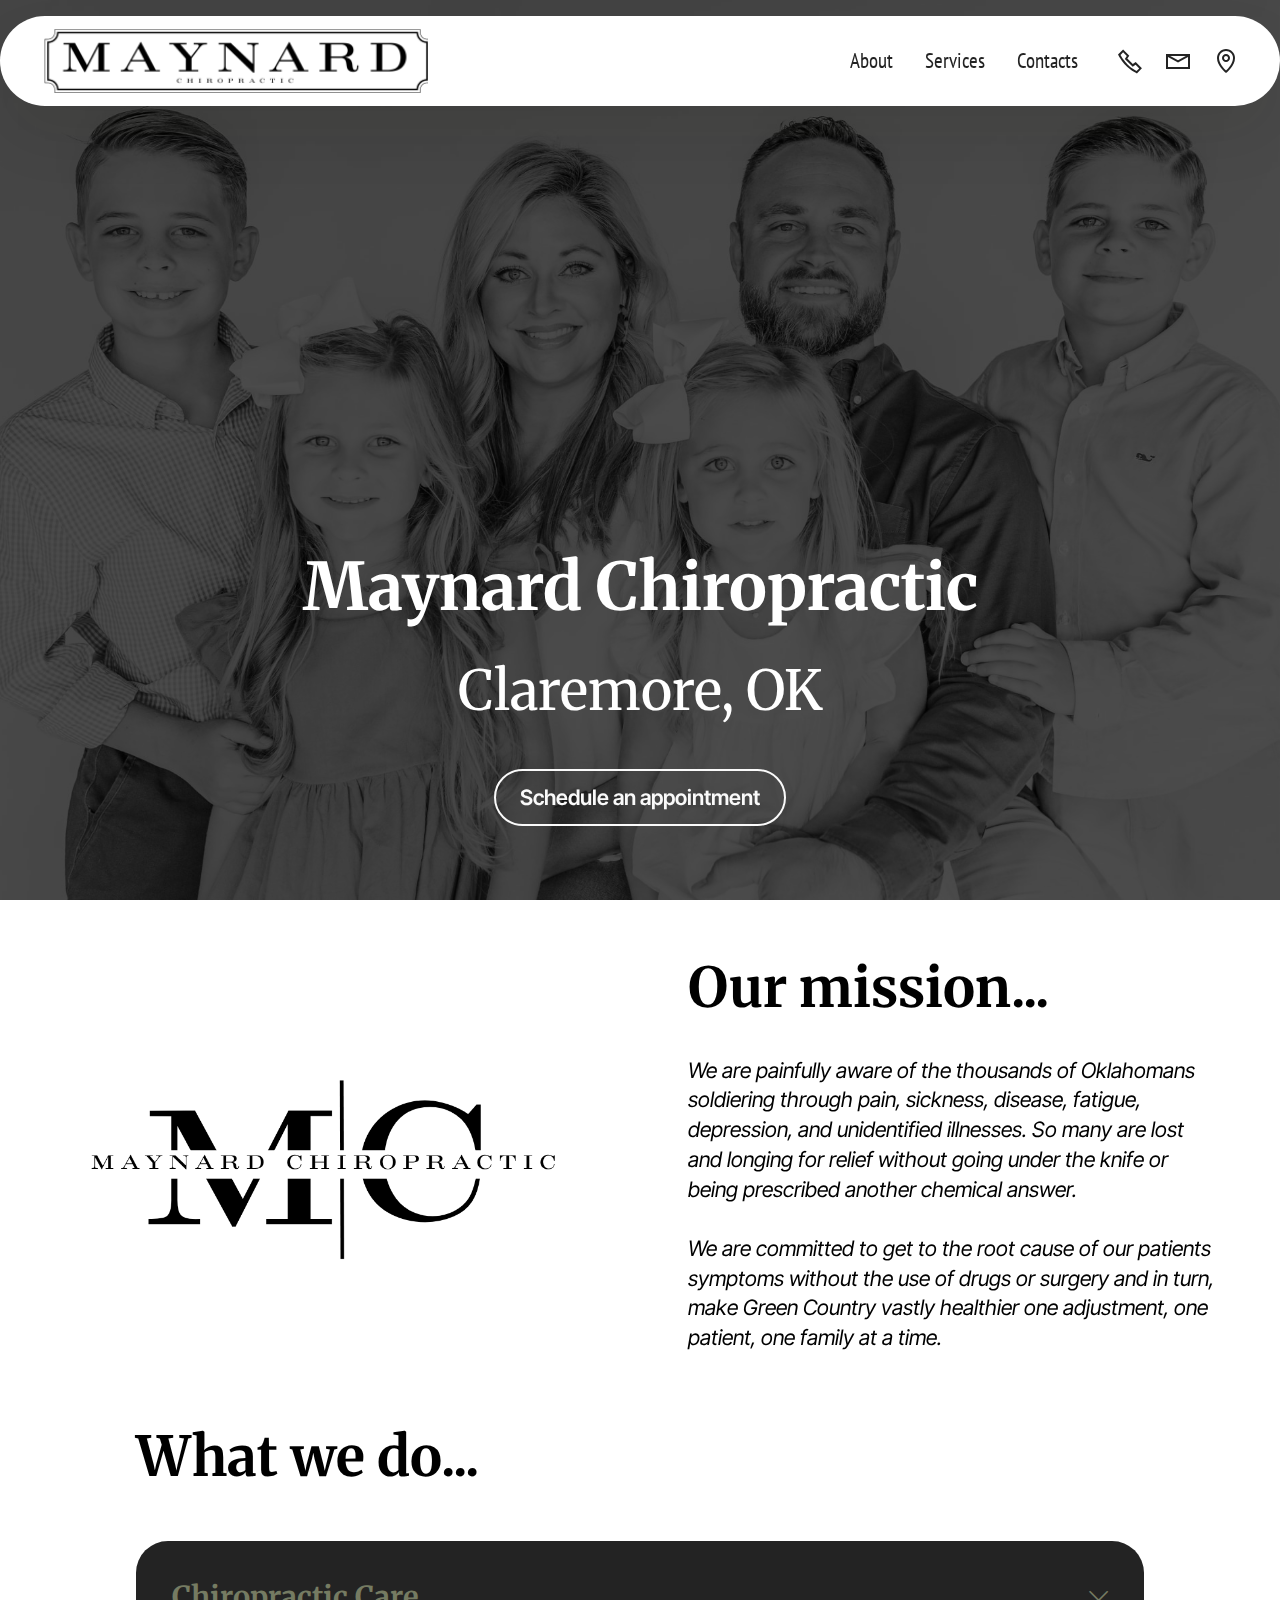
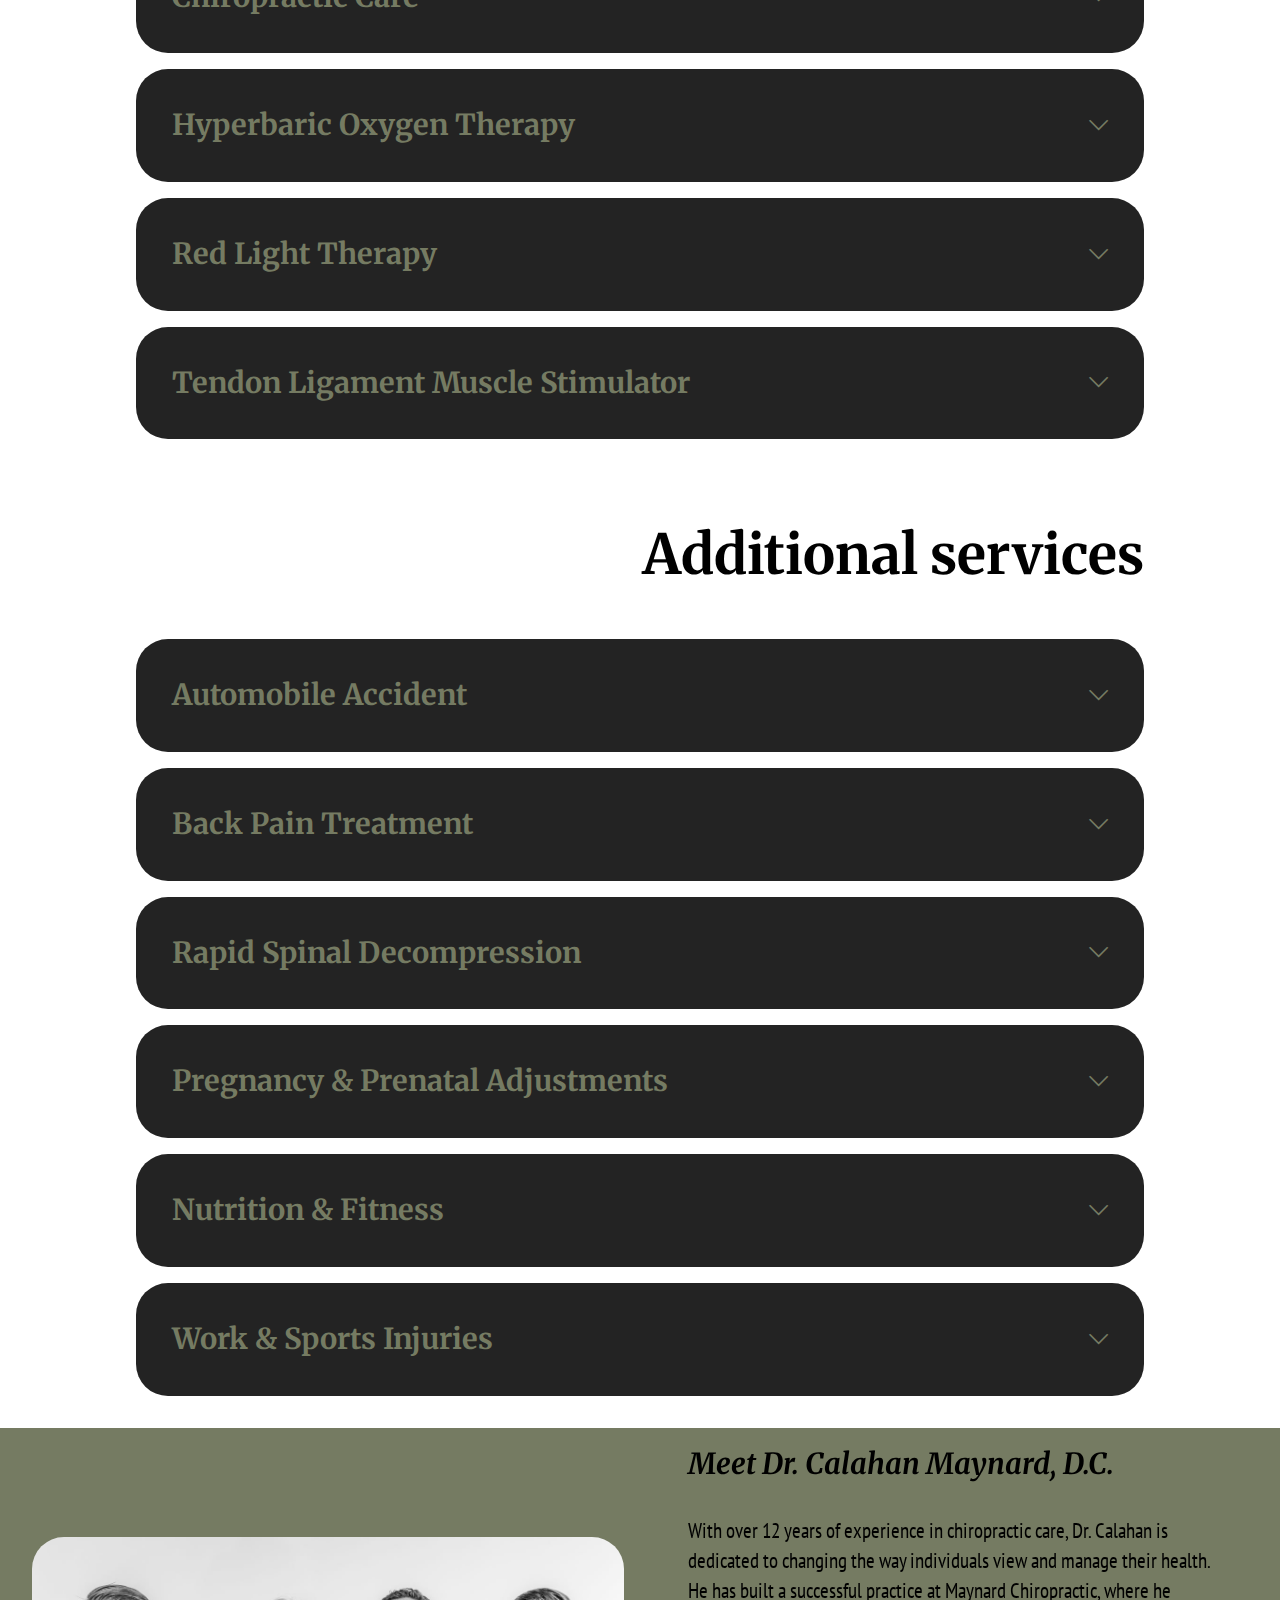
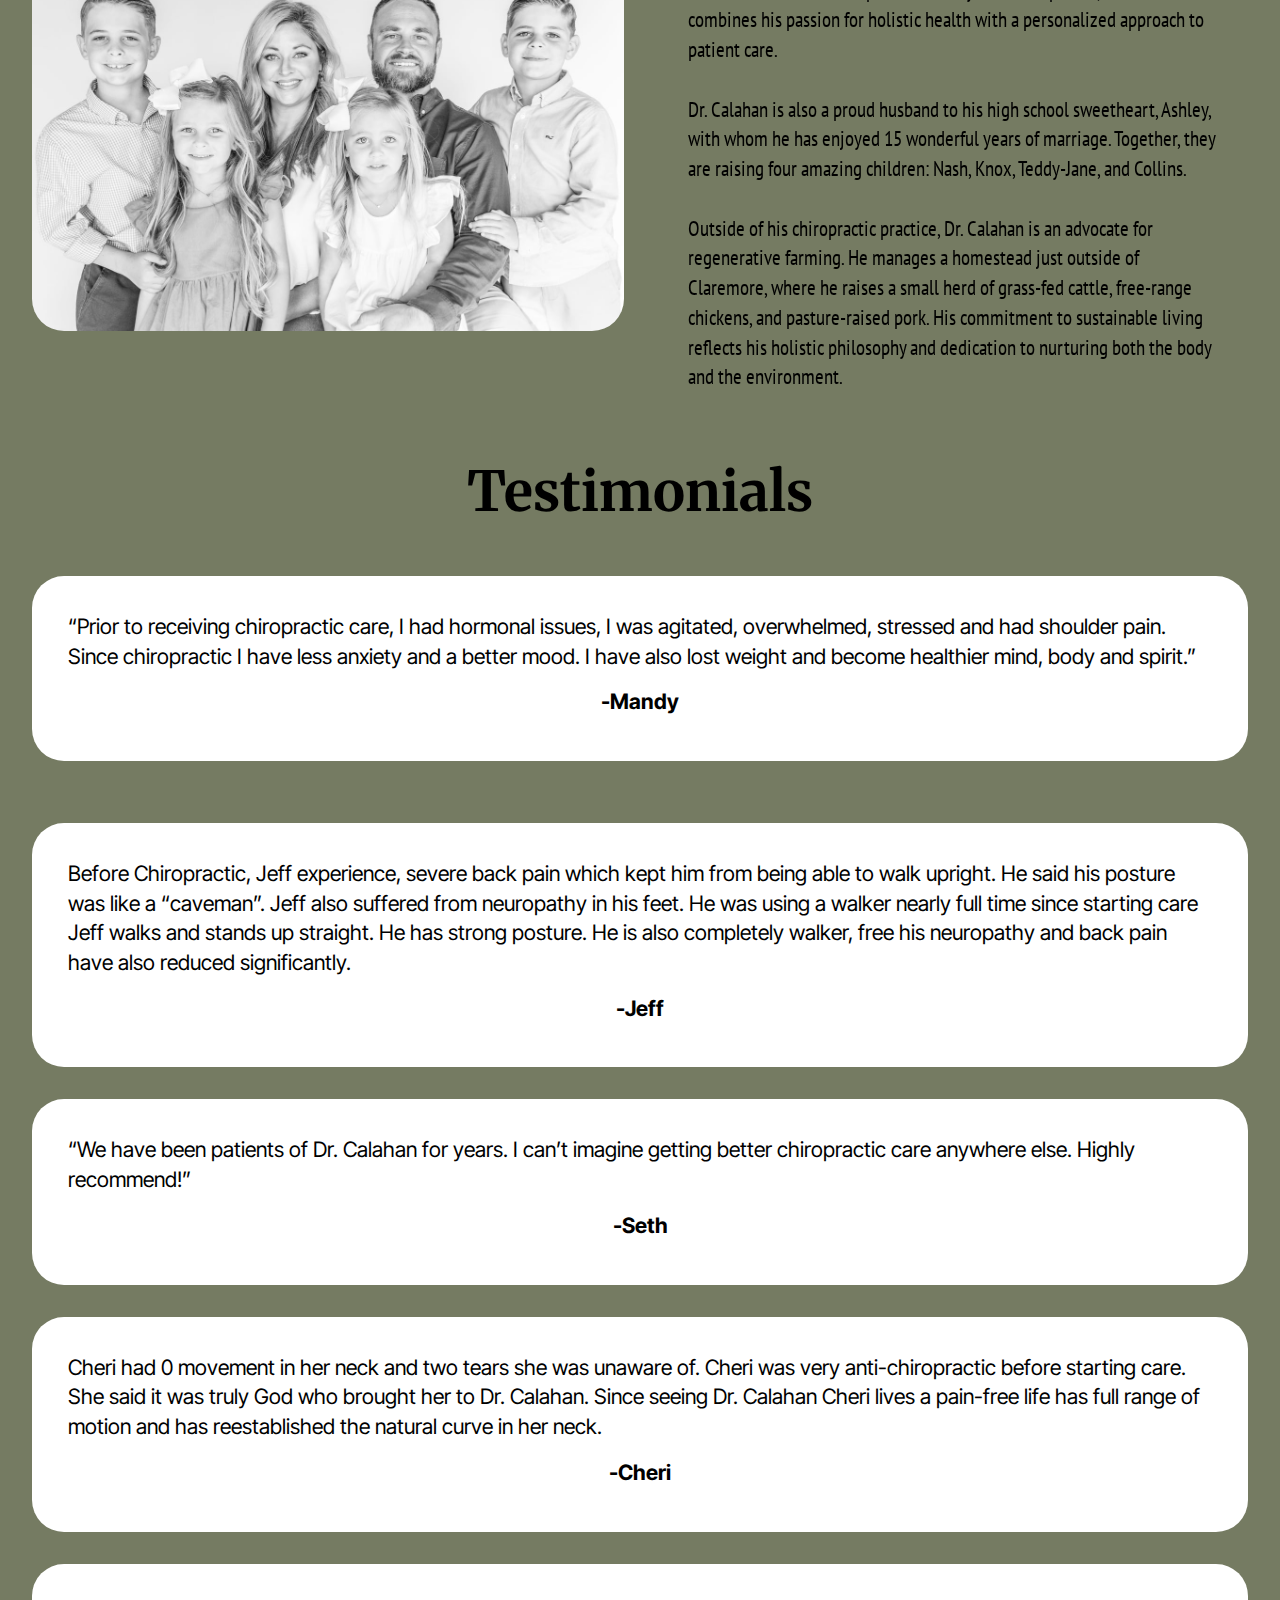
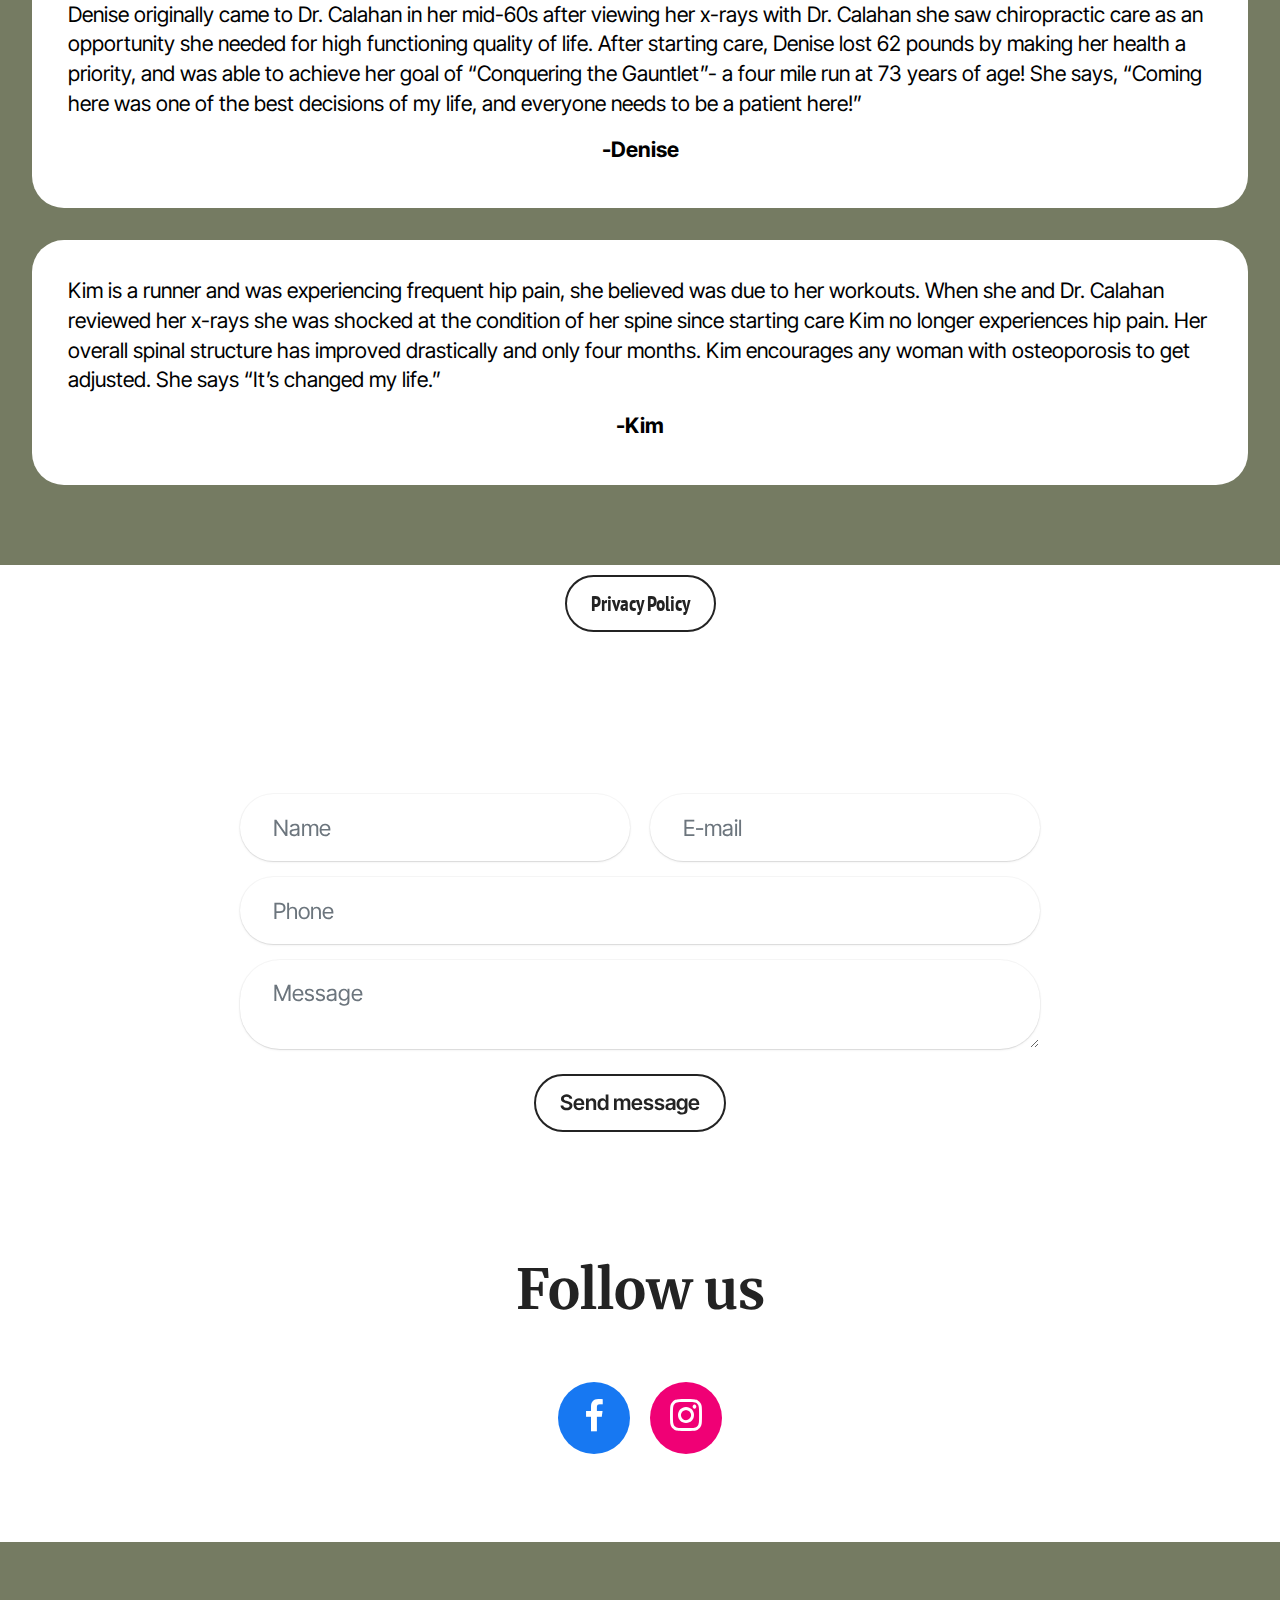
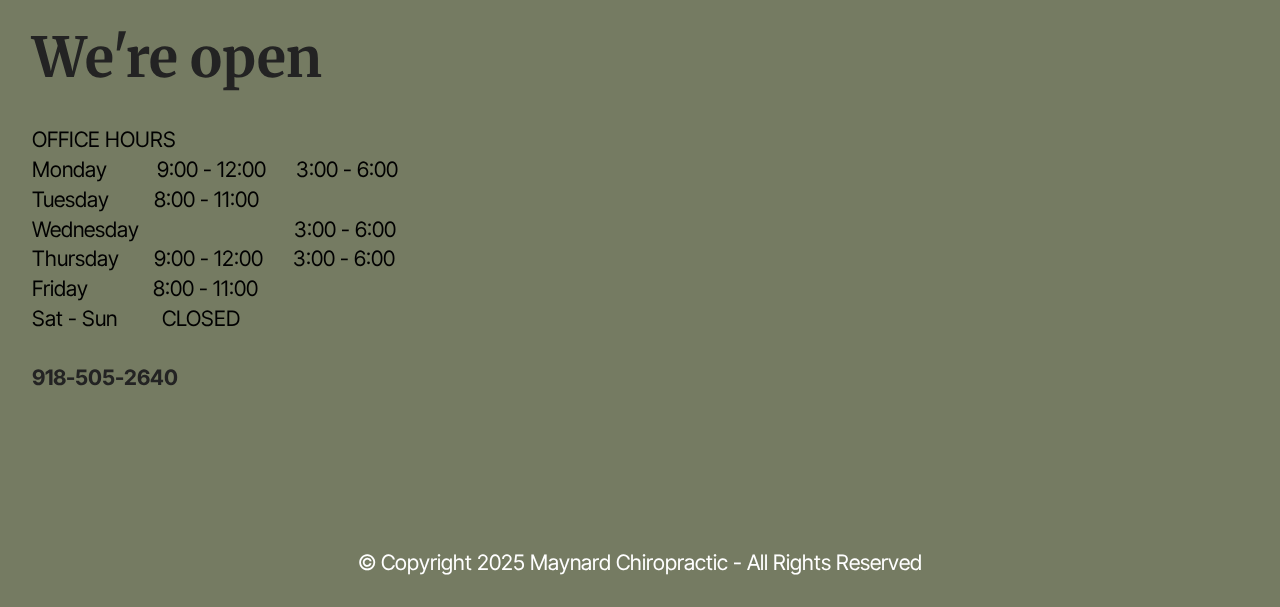
<file: index.html>
<!DOCTYPE html>
<html  >
<head>
  <!-- Site made with Mobirise Website Builder v6.0.1, https://mobirise.com -->
  <meta charset="UTF-8">
  <meta http-equiv="X-UA-Compatible" content="IE=edge">
  <meta name="generator" content="Mobirise v6.0.1, mobirise.com">
  <meta name="viewport" content="width=device-width, initial-scale=1, minimum-scale=1">
  <link rel="shortcut icon" href="assets/images/white-black-modern-m-letter-digital-design-company-logo-700-x-500-px-1400-x-300-px-1400-x-250-px-website.png-128x95.png" type="image/x-icon">
  <meta name="description" content="With over 12 years of experience in chiropractic care, Dr. Calahan is dedicated to changing the way individuals view and manage their health. He has built a successful practice at Maynard Chiropractic, where he combines his passion for holistic health with a personalized approach to patient care.">
  
  
  <title>Maynard Chiropractic</title>
  <link rel="stylesheet" href="assets/web/assets/mobirise-icons2/mobirise2.css">
  <link rel="stylesheet" href="assets/bootstrap/css/bootstrap.min.css">
  <link rel="stylesheet" href="assets/bootstrap/css/bootstrap-grid.min.css">
  <link rel="stylesheet" href="assets/bootstrap/css/bootstrap-reboot.min.css">
  <link rel="stylesheet" href="assets/facebook-plugin/style.css">
  <link rel="stylesheet" href="assets/parallax/jarallax.css">
  <link rel="stylesheet" href="assets/dropdown/css/style.css">
  <link rel="stylesheet" href="assets/socicon/css/styles.css">
  <link rel="stylesheet" href="assets/theme/css/style.css">
  <link rel="preload" href="https://fonts.googleapis.com/css?family=Merriweather:300,400,500,600,700,800,900,300i,400i,500i,600i,700i,800i,900i&display=swap" as="style" onload="this.onload=null;this.rel='stylesheet'">
  <noscript><link rel="stylesheet" href="https://fonts.googleapis.com/css?family=Merriweather:300,400,500,600,700,800,900,300i,400i,500i,600i,700i,800i,900i&display=swap"></noscript>
  <link rel="preload" href="https://fonts.googleapis.com/css?family=Inter+Tight:100,200,300,400,500,600,700,800,900,100i,200i,300i,400i,500i,600i,700i,800i,900i&display=swap" as="style" onload="this.onload=null;this.rel='stylesheet'">
  <noscript><link rel="stylesheet" href="https://fonts.googleapis.com/css?family=Inter+Tight:100,200,300,400,500,600,700,800,900,100i,200i,300i,400i,500i,600i,700i,800i,900i&display=swap"></noscript>
  <link rel="preload" href="https://fonts.googleapis.com/css?family=PT+Sans+Narrow:400,700&display=swap" as="style" onload="this.onload=null;this.rel='stylesheet'">
  <noscript><link rel="stylesheet" href="https://fonts.googleapis.com/css?family=PT+Sans+Narrow:400,700&display=swap"></noscript>
  <link rel="preload" as="style" href="assets/mobirise/css/mbr-additional.css?v=WIkPaG"><link rel="stylesheet" href="assets/mobirise/css/mbr-additional.css?v=WIkPaG" type="text/css">

  
  
  

</head>
<body>
  
  <section data-bs-version="5.1" class="menu menu1 cid-uOYYMbtgFQ" once="menu" id="menu01-7">
	

	<nav class="navbar navbar-dropdown navbar-fixed-top navbar-expand-lg">
		<div class="container">
			<div class="navbar-brand">
				<span class="navbar-logo">
					<a href="index.html#top">
						<img src="assets/images/white-black-modern-m-letter-digital-design-company-logo-700-x-500-px-1400-x-300-px-1400-x-250-px.png-376x67.png" alt="Maynard Chiropractic" style="height: 4.3rem;">
					</a>
				</span>
				
			</div>
			<button class="navbar-toggler" type="button" data-toggle="collapse" data-bs-toggle="collapse" data-target="#navbarSupportedContent" data-bs-target="#navbarSupportedContent" aria-controls="navbarNavAltMarkup" aria-expanded="false" aria-label="Toggle navigation">
				<div class="hamburger">
					<span></span>
					<span></span>
					<span></span>
					<span></span>
				</div>
			</button>
			<div class="collapse navbar-collapse" id="navbarSupportedContent">
				<ul class="navbar-nav nav-dropdown nav-right" data-app-modern-menu="true"><li class="nav-item">
						<a class="nav-link link text-black display-4" href="index.html#article02-a">About</a>
					</li>
					<li class="nav-item">
						<a class="nav-link link text-black display-4" href="index.html#list01-b" aria-expanded="false">Services</a>
					</li>
					<li class="nav-item">
						<a class="nav-link link text-black display-4" href="index.html#form02-o">Contacts</a>
					</li></ul>
				<div class="icons-menu">
					<a class="iconfont-wrapper" href="tel:918-505-2640">
						<span class="p-2 mbr-iconfont mobi-mbri-phone mobi-mbri"></span>
					</a>
					<a class="iconfont-wrapper" href="mailto:cmaynard@maynardchiro.com">
						<span class="p-2 mbr-iconfont mobi-mbri-letter mobi-mbri"></span>
					</a>
					<a class="iconfont-wrapper" href="index.html#contacts03-4">
						<span class="p-2 mbr-iconfont mobi-mbri-map-pin mobi-mbri"></span>
					</a>
					
				</div>
				
			</div>
		</div>
	</nav>
</section>

<section data-bs-version="5.1" class="header16 cid-uPEpULXGmM mbr-fullscreen mbr-parallax-background" id="header17-m">
  
  <div class="mbr-overlay" style="opacity: 0.7; background-color: rgb(0, 0, 0);"></div>
  <div class="container-fluid">
    <div class="row">
      <div class="content-wrap col-12 col-md-12">
        <h1 class="mbr-section-title mbr-fonts-style mbr-white mb-4 display-1">
          <strong><br>Maynard Chiropractic</strong></h1>
        <h2 class="mbr-section-subtitle mbr-fonts-style mbr-white mb-4 display-2">
          Claremore, OK</h2>
        
        <div class="mbr-section-btn"><a class="btn btn-white-outline display-7" href="tel:918-505-2640">Schedule an appointment</a></div>
      </div>
    </div>
  </div>
</section>

<section data-bs-version="5.1" class="start article2 cid-uPECs3SYos" id="article02-r">
	

	
	

	<div class="container">
		<div class="row justify-content-center">
			<div class="col-12 col-md-12 col-lg-6 image-wrapper">
				<img class="w-100" src="assets/images/white-black-modern-m-letter-digital-design-company-logo-700-x-500-px-1400-x-300-px-1400-x-250-px-website.png-982x731.png" alt="Mobirise Website Builder">
			</div>
			<div class="col-12 col-md-12 col-lg">
				<div class="text-wrapper align-left">
					<h1 class="mbr-section-title mbr-fonts-style mb-4 display-2"><strong>Our mission...</strong></h1>
					<p class="mbr-text align-left mbr-fonts-style mb-4 display-7"><em>We are painfully aware of the thousands of Oklahomans soldiering through pain, sickness, disease, fatigue, depression, and unidentified illnesses. So many are lost and longing for relief without going under the knife or being prescribed another chemical answer.
<br>
<br>We are committed to get to the root cause of our patients symptoms without the use of drugs or surgery and in turn, make Green Country vastly healthier one adjustment, one patient, one family at a time.</em></p>
					
				</div>
			</div>
		</div>
	</div>
</section>

<section data-bs-version="5.1" class="list1 cid-uPEdtpawDw" id="list01-b">	
    
	
	<div class="container">
		<div class="row justify-content-center">
			<div class="col-12 col-md-12 col-lg-10 m-auto">
				<div class="content">
					<div class="row justify-content-center mb-5">
						<div class="col-12 content-head">
							<div class="mbr-section-head">
								<h4 class="mbr-section-title mbr-fonts-style align-center mb-0 display-2"><strong>What we do...</strong></h4>
								
							</div>
						</div>
					</div>
					<div id="bootstrap-accordion_6" class="panel-group accordionStyles accordion" role="tablist" aria-multiselectable="true">
						<div class="card">
							<div class="card-header" role="tab" id="headingOne">
								<a role="button" class="panel-title collapsed" data-toggle="collapse" data-bs-toggle="collapse" data-core="" href="#collapse1_6" aria-expanded="false" aria-controls="collapse1">
									<h6 class="panel-title-edit mbr-semibold mbr-fonts-style mb-0 display-5"><strong>Chiropractic Care</strong></h6>
									<span class="sign mbr-iconfont mobi-mbri-arrow-down"></span>
								</a>
							</div>
							<div id="collapse1_6" class="panel-collapse noScroll collapse" role="tabpanel" aria-labelledby="headingOne" data-parent="#accordion" data-bs-parent="#bootstrap-accordion_6">
								<div class="panel-body">
									<p class="mbr-fonts-style panel-text display-7">With chiropractic care, you can experience a lifestyle that keeps you healthy, happy, and able to move as you want.
<br>
<br>With the help of Dr. Calahan, you and your family can get relief from pain and follow a path to long-term optimal health.</p>
								</div>
							</div>
						</div>
						<div class="card">
							<div class="card-header" role="tab" id="headingOne">
								<a role="button" class="panel-title collapsed" data-toggle="collapse" data-bs-toggle="collapse" data-core="" href="#collapse2_6" aria-expanded="false" aria-controls="collapse2">
									<h6 class="panel-title-edit mbr-semibold mbr-fonts-style mb-0 display-5"><strong>Hyperbaric Oxygen Therapy</strong></h6>
									<span class="sign mbr-iconfont mobi-mbri-arrow-down"></span>
								</a>
							</div>
							<div id="collapse2_6" class="panel-collapse noScroll collapse" role="tabpanel" aria-labelledby="headingOne" data-parent="#accordion" data-bs-parent="#bootstrap-accordion_6">
								<div class="panel-body">
									<p class="mbr-fonts-style panel-text display-7">
										Patients with a wide variety of conditions are seeking help from HBOT. Oxygen as a required nutrient helps nourish our body and improve recovery. Contact us directly with your symptoms/areas of concern to see if HBOT could help.
									</p>
								</div>
							</div>
						</div>
						<div class="card">
							<div class="card-header" role="tab" id="headingOne">
								<a role="button" class="panel-title collapsed" data-toggle="collapse" data-bs-toggle="collapse" data-core="" href="#collapse3_6" aria-expanded="false" aria-controls="collapse3">
									<h6 class="panel-title-edit mbr-semibold mbr-fonts-style mb-0 display-5"><strong>Red Light Therapy</strong></h6>
									<span class="sign mbr-iconfont mobi-mbri-arrow-down"></span>
								</a>
							</div>
							<div id="collapse3_6" class="panel-collapse noScroll collapse" role="tabpanel" aria-labelledby="headingOne" data-parent="#accordion" data-bs-parent="#bootstrap-accordion_6">
								<div class="panel-body">
									<p class="mbr-fonts-style panel-text display-7">
										The powerful effects of red light therapy are not just about physical recovery and pain relief. They go into lifestyle quality, youthfulness, longevity, and more.
									</p>
								</div>
							</div>
						</div>
						<div class="card">
							<div class="card-header" role="tab" id="headingOne">
								<a role="button" class="panel-title collapsed" data-toggle="collapse" data-bs-toggle="collapse" data-core="" href="#collapse4_6" aria-expanded="false" aria-controls="collapse4">
									<h6 class="panel-title-edit mbr-semibold mbr-fonts-style mb-0 display-5"><strong>Tendon Ligament Muscle Stimulator</strong></h6>
									<span class="sign mbr-iconfont mobi-mbri-arrow-down"></span>
								</a>
							</div>
							<div id="collapse4_6" class="panel-collapse noScroll collapse" role="tabpanel" aria-labelledby="headingOne" data-parent="#accordion" data-bs-parent="#bootstrap-accordion_6">
								<div class="panel-body">
									<p class="mbr-fonts-style panel-text display-7">
										The TLMS prepares para-vertebral soft tissue for spinal realignment and posture correction. The TLMS increases blood flow which stimulates the regeneration of injured soft tissue. The TLMS pulse is powerful enough to penetrate the deep tissue and ligaments as well as the superficial musculature replenishing vital nutrients and enabling mobility of tissue.
									</p>
								</div>
							</div>
						</div>
						
						
					</div>
				</div>
			</div>
		</div>
	</div>
</section>

<section data-bs-version="5.1" class="list1 cid-uPEtGa0Nhv" id="list01-p">	
    
	
	<div class="container">
		<div class="row justify-content-center">
			<div class="col-12 col-md-12 col-lg-10 m-auto">
				<div class="content">
					<div class="row justify-content-center mb-5">
						<div class="col-12 content-head">
							<div class="mbr-section-head">
								<h4 class="mbr-section-title mbr-fonts-style align-center mb-0 display-2"><strong>Additional services</strong></h4>
								
							</div>
						</div>
					</div>
					<div id="bootstrap-accordion_11" class="panel-group accordionStyles accordion" role="tablist" aria-multiselectable="true">
						<div class="card">
							<div class="card-header" role="tab" id="headingOne">
								<a role="button" class="panel-title collapsed" data-toggle="collapse" data-bs-toggle="collapse" data-core="" href="#collapse1_11" aria-expanded="false" aria-controls="collapse1">
									<h6 class="panel-title-edit mbr-semibold mbr-fonts-style mb-0 display-5"><strong>Automobile Accident</strong></h6>
									<span class="sign mbr-iconfont mobi-mbri-arrow-down"></span>
								</a>
							</div>
							<div id="collapse1_11" class="panel-collapse noScroll collapse" role="tabpanel" aria-labelledby="headingOne" data-parent="#accordion" data-bs-parent="#bootstrap-accordion_11">
								<div class="panel-body">
									<p class="mbr-fonts-style panel-text display-7">When visiting a chiropractor near you for an auto accident, you may not know exactly what is wrong, aside from the fact you are in pain. As part of our treatment process, we will carefully review your current condition and medical history. By asking questions, we can verify the underlying cause of your back pain or neck pain and provide the proper treatment. Auto accidents can lead to injuries such as whiplash, muscle injuries, alignment issues with your joints, and associated symptoms of these issues, such as headaches and pain in other parts of your body due to pressure on your nervous system.
<br>
<br>Chiropractic treatments performed an auto injury chiropractor can include spinal realignment, spinal decompression, hyperbaric oxygen therapy, and lifestyle improvements, such as diet and exercise designed to help you recover from injuries caused by an auto accident.</p>
								</div>
							</div>
						</div>
						<div class="card">
							<div class="card-header" role="tab" id="headingOne">
								<a role="button" class="panel-title collapsed" data-toggle="collapse" data-bs-toggle="collapse" data-core="" href="#collapse2_11" aria-expanded="false" aria-controls="collapse2">
									<h6 class="panel-title-edit mbr-semibold mbr-fonts-style mb-0 display-5"><strong>Back Pain Treatment</strong></h6>
									<span class="sign mbr-iconfont mobi-mbri-arrow-down"></span>
								</a>
							</div>
							<div id="collapse2_11" class="panel-collapse noScroll collapse" role="tabpanel" aria-labelledby="headingOne" data-parent="#accordion" data-bs-parent="#bootstrap-accordion_11">
								<div class="panel-body">
									<p class="mbr-fonts-style panel-text display-7">Did you know that not all back pain is the same, whether it's upper or lower back pain? The various causes of lower and upper back pain can make it difficult to treat this condition. It may be important to get the help of a chiropractor who is trained in recognizing the root cause of your symptoms. Getting help from a chiropractor may make all the difference in getting rid of your pain once and for all.
<br>
<br>At Maynard Chiropractic in Claremore, OK, we provide lower and upper back pain treatment with the help of a trained chiropractor. We want to help our patients to experience long-lasting relief.</p>
								</div>
							</div>
						</div>
						<div class="card">
							<div class="card-header" role="tab" id="headingOne">
								<a role="button" class="panel-title collapsed" data-toggle="collapse" data-bs-toggle="collapse" data-core="" href="#collapse3_11" aria-expanded="false" aria-controls="collapse3">
									<h6 class="panel-title-edit mbr-semibold mbr-fonts-style mb-0 display-5"><strong>Rapid Spinal Decompression</strong></h6>
									<span class="sign mbr-iconfont mobi-mbri-arrow-down"></span>
								</a>
							</div>
							<div id="collapse3_11" class="panel-collapse noScroll collapse" role="tabpanel" aria-labelledby="headingOne" data-parent="#accordion" data-bs-parent="#bootstrap-accordion_11">
								<div class="panel-body">
									<p class="mbr-fonts-style panel-text display-7">Rapid Spinal Decompression is a form of spinal decompression using a y-axis traction strap to provide disc related spinal injuries. This treatment focuses on relieving tension in the muscles, discs, and joints.</p>
								</div>
							</div>
						</div>
						<div class="card">
							<div class="card-header" role="tab" id="headingOne">
								<a role="button" class="panel-title collapsed" data-toggle="collapse" data-bs-toggle="collapse" data-core="" href="#collapse4_11" aria-expanded="false" aria-controls="collapse4">
									<h6 class="panel-title-edit mbr-semibold mbr-fonts-style mb-0 display-5"><strong>Pregnancy &amp; Prenatal Adjustments</strong></h6>
									<span class="sign mbr-iconfont mobi-mbri-arrow-down"></span>
								</a>
							</div>
							<div id="collapse4_11" class="panel-collapse noScroll collapse" role="tabpanel" aria-labelledby="headingOne" data-parent="#accordion" data-bs-parent="#bootstrap-accordion_11">
								<div class="panel-body">
									<p class="mbr-fonts-style panel-text display-7">It’s not a secret that a female's body goes through incredible changes during pregnancy. Women can suffer from a variety of conditions during their pregnancies that can make them miserable and painful. Fortunately, chiropractic care is available for expecting mothers during this exciting and joyful time.
<br>
<br>At Maynard Chiropractic, Dr. Calahan uses specialized pregnancy pillows. These tools make it easier for mothers with aching backs, pelvic bones, muscles, and ligaments to receive adjustments.</p>
								</div>
							</div>
						</div>
						<div class="card">
							<div class="card-header" role="tab" id="headingOne">
								<a role="button" class="panel-title collapsed" data-toggle="collapse" data-bs-toggle="collapse" data-core="" href="#collapse5_11" aria-expanded="false" aria-controls="collapse5">
									<h6 class="panel-title-edit mbr-semibold mbr-fonts-style mb-0 display-5"><strong>Nutrition &amp; Fitness</strong></h6>
									<span class="sign mbr-iconfont mobi-mbri-arrow-down"></span>
								</a>
							</div>
							<div id="collapse5_11" class="panel-collapse noScroll collapse" role="tabpanel" aria-labelledby="headingOne" data-parent="#accordion" data-bs-parent="#bootstrap-accordion_11">
								<div class="panel-body">
									<p class="mbr-fonts-style panel-text display-7">Our chiropractic care goes beyond spinal health to encompass your overall well-being. Nutrition and chiropractic care are interconnected, and we believe that providing specific recommendations on nutritional supplements and healthy food choices is crucial for your overall health.
<br>
<br>Through nutritional counseling, we aim to assist you in returning to optimal health by offering personalized insights into which supplements and vitamins are best suited for your needs.</p>
								</div>
							</div>
						</div>
						<div class="card">
							<div class="card-header" role="tab" id="headingOne">
								<a role="button" class="panel-title collapsed" data-toggle="collapse" data-bs-toggle="collapse" data-core="" href="#collapse6_11" aria-expanded="false" aria-controls="collapse6">
									<h6 class="panel-title-edit mbr-semibold mbr-fonts-style mb-0 display-5"><strong>Work &amp; Sports Injuries</strong></h6>
									<span class="sign mbr-iconfont mobi-mbri-arrow-down"></span>
								</a>
							</div>
							<div id="collapse6_11" class="panel-collapse noScroll collapse" role="tabpanel" aria-labelledby="headingOne" data-parent="#accordion" data-bs-parent="#bootstrap-accordion_11">
								<div class="panel-body">
									<p class="mbr-fonts-style panel-text display-7">Most sports injuries are not broken bones or twisted ankles. Instead, most injuries are internal and may not have any pain or discomfort at first. However, leaving your sports injury untreated can lead to major complications later in life. Overtime, the injury will compound itself, and before you know it, that small discomfort will turn into something that will prevent your body from performing at its optimal level. Our team is here to help restore your full functionality and correct these injuries. 
<br>
<br>Often times, the injury is due to a bone that has slightly shifted out of position, or it is rubbing up against a nerve. These are issues your primary healthcare provider is likely not able to see, and even if they can, they might tell you to consider surgery. Surgery for these kinds of injuries should be a last-ditch effort. Thankfully, you likely won't need to consider anything of that nature. All you need to do is see our team and we can get to the bottom of your knee, back, neck, or whatever other bodily pain you are dealing with.<br><br>A work injury is much more common than people may think. It includes any injury obtained while working, whether that is an accident injury such as that from a slip and fall, or an injury caused by poor ergonomic support or repetitive movements.
<br>
<br>Sitting in a chair with poor support, poor posture, moving in the same ways repeatedly, and other ergonomic issues can have a severely damaging impact on the soft tissues of the neck, back, and other areas of the body. These types of work injury – like some accident injury – do not always present symptoms until it is too late to correct the issue easily.&nbsp;</p>
								</div>
							</div>
						</div>
					</div>
				</div>
			</div>
		</div>
	</div>
</section>

<section data-bs-version="5.1" class="start article2 cid-uPE3G3JAhC" id="article02-a">
	

	
	

	<div class="container">
		<div class="row justify-content-center">
			<div class="col-12 col-md-12 col-lg-6 image-wrapper">
				<img class="w-100" src="assets/images/maynardfamilybw-2.jpeg-1256x837.jpg" alt="Mobirise Website Builder">
			</div>
			<div class="col-12 col-md-12 col-lg">
				<div class="text-wrapper align-left">
					<h1 class="mbr-section-title mbr-fonts-style mb-4 display-5">
						<strong><em>Meet Dr. Calahan Maynard, D.C.</em></strong></h1>
					<p class="mbr-text align-left mbr-fonts-style mb-4 display-4">With over 12 years of experience in chiropractic care, Dr. Calahan is dedicated to changing the way individuals view and manage their health. He has built a successful practice at Maynard Chiropractic, where he combines his passion for holistic health with a personalized approach to patient care.<br><br>Dr. Calahan is also a proud husband to his high school sweetheart, Ashley, with whom he has enjoyed 15 wonderful years of marriage. Together, they are raising four amazing children: Nash, Knox, Teddy-Jane, and Collins.
<br>
<br>Outside of his chiropractic practice, Dr. Calahan is an advocate for regenerative farming. He manages a homestead just outside of Claremore, where he raises a small herd of grass-fed cattle, free-range chickens, and pasture-raised pork. His commitment to sustainable living reflects his holistic philosophy and dedication to nurturing both the body and the environment.</p>
					
				</div>
			</div>
		</div>
	</div>
</section>

<section data-bs-version="5.1" class="people04 cid-uOYXbuAVke" id="people04-5">
	
	
	<div class="container">
		<div class="row mb-5 justify-content-center">
			<div class="col-12 mb-0 content-head">
				<h3 class="mbr-section-title mbr-fonts-style align-center mb-0 display-2">
					<strong>Testimonials</strong>
				</h3>
				
			</div>
		</div>
		<div class="row mbr-masonry" data-masonry="{&quot;percentPosition&quot;: true }">
			<div class="item features-without-image col-12 col-md-6 col-lg-12 active">
				<div class="item-wrapper">
					<div class="card-box align-left">
						<p class="card-text mbr-fonts-style display-7">
							“Prior to receiving chiropractic care, I had hormonal issues, I was agitated, overwhelmed, stressed and had shoulder pain. Since chiropractic I  have less anxiety and a better mood. I have also lost weight and become healthier mind, body and spirit.”</p>
						
						<h5 class="card-title mbr-fonts-style display-7">
							<strong>-Mandy</strong></h5>
					</div>
				</div>
			</div>
			<div class="item features-without-image col-12 col-md-6 col-lg-12">
				<div class="item-wrapper">
					<div class="card-box align-left">
						<p class="card-text mbr-fonts-style display-7">Before Chiropractic, Jeff experience, severe back pain which kept him from being able to walk upright. He said his posture was like a “caveman”. Jeff also suffered from neuropathy in his feet. He was using a walker nearly full time since starting care Jeff walks and stands up straight. He has strong posture. He is also completely walker, free his neuropathy and back pain have also reduced significantly.</p>
						
						<h5 class="card-title mbr-fonts-style display-7">
							<strong>-Jeff</strong></h5>
					</div>
				</div>
			</div>
			<div class="item features-without-image col-12 col-md-6 col-lg-12">
				<div class="item-wrapper">
					<div class="card-box align-left">
						<p class="card-text mbr-fonts-style display-7">
							“We have been patients of Dr. Calahan for years. I can’t imagine getting better chiropractic care anywhere else. Highly recommend!”
						</p>
						
						<h5 class="card-title mbr-fonts-style display-7">
							<strong>-Seth</strong></h5>
					</div>
				</div>
			</div>
			<div class="item features-without-image col-12 col-md-6 col-lg-12">
				<div class="item-wrapper">
					<div class="card-box align-left">
						<p class="card-text mbr-fonts-style display-7">
							Cheri had 0 movement in her neck and two tears she was unaware of. Cheri was very anti-chiropractic before starting care. She said it was truly God who brought her to Dr. Calahan. Since seeing Dr. Calahan Cheri lives a pain-free life has full range of motion and has reestablished the natural curve in her neck.
						</p>
						
						<h5 class="card-title mbr-fonts-style display-7">
							<strong>-Cheri</strong></h5>
					</div>
				</div>
			</div>
			<div class="item features-without-image col-12 col-md-6 col-lg-12">
				<div class="item-wrapper">
					<div class="card-box align-left">
						<p class="card-text mbr-fonts-style display-7">
							Denise originally came to Dr. Calahan in her mid-60s after viewing her x-rays with Dr. Calahan she saw chiropractic care as an opportunity she needed for high functioning quality of life. After starting care, Denise lost 62 pounds by making her health a priority, and was able to achieve her goal of “Conquering the Gauntlet”- a four mile run at 73 years of age! She says, “Coming here was one of the best decisions of my life, and everyone needs to be a patient here!”
						</p>
						
						<h5 class="card-title mbr-fonts-style display-7">
							<strong>-Denise</strong></h5>
					</div>
				</div>
			</div>
			<div class="item features-without-image col-12 col-md-6 col-lg-12">
				<div class="item-wrapper">
					<div class="card-box align-left">
						<p class="card-text mbr-fonts-style display-7">Kim is a runner and was experiencing frequent hip pain, she believed was due to her workouts. When she and Dr. Calahan reviewed her x-rays she was shocked at the condition of her spine since starting care Kim no longer experiences hip pain. Her overall spinal structure has improved drastically and only four months. Kim encourages any woman with osteoporosis to get adjusted. She says “It’s changed my life.”<br></p>
						
						<h5 class="card-title mbr-fonts-style display-7">
							<strong>-Kim</strong></h5>
					</div>
				</div>
			</div>
		</div>
	</div>
</section>

<section data-bs-version="5.1" class="article16 cid-uPEKVRoW0w" id="article16-v">
    
    <div class="container-fluid">
        <div class="row justify-content-center">
            <div class="col-md-12 col-lg-9">
                <div class="mbr-section-btn align-center"><a class="btn btn-black-outline display-4" href="page1.html" target="_blank">Privacy Policy</a></div>
            </div>
        </div>
    </div>
</section>

<section data-bs-version="5.1" class="form5 cid-uPEtxHX0Bv" id="form02-o">
    
    
    <div class="container">
        <div class="row justify-content-center">
            <div class="col-12 content-head">
                <div class="mbr-section-head mb-5">
                    <h3 class="mbr-section-title mbr-fonts-style align-center mb-0 display-2">
                        <strong>Contact US!</strong></h3>
                    
                </div>
            </div>
        </div>
        <div class="row justify-content-center">
            <div class="col-lg-8 mx-auto mbr-form" data-form-type="formoid">
                <form action="https://mobirise.eu/" method="POST" class="mbr-form form-with-styler" data-form-title="Form Name"><input type="hidden" name="email" data-form-email="true" value="nBqH2RmQyg6O5JnX8X3G/Xv/su9wnVOn1rx6HVz8cBE9doHUJ06N9mv9hdN8KWtVXP3aIitLIMDG1XL6BJAy3TRrLYXflBnrv/ETxOoc+HgmKhsChatXD9KPfo7DSJMM.rCQw42alzwK/uEuNiSzDcL503FJv+tpCY4LrC9eafVBgd36J1bgrYqTJw2VwARt40LqlGT1GsvCgrEQVegcj0GOdpxgO/nkpKEq0LeWd3G4k5vX6IE5XtXEVASJeNLsk">
                    <div class="row">
                        <div hidden="hidden" data-form-alert="" class="alert alert-success col-12">Thanks for filling out the form!</div>
                        <div hidden="hidden" data-form-alert-danger="" class="alert alert-danger col-12">
                            Oops...! some problem!
                        </div>
                    </div>
                    <div class="dragArea row">
                        <div class="col-md col-sm-12 form-group mb-3" data-for="name">
                            <input type="text" name="name" placeholder="Name" data-form-field="name" class="form-control" value="" id="name-form02-o">
                        </div>
                        <div class="col-md col-sm-12 form-group mb-3" data-for="email">
                            <input type="email" name="email" placeholder="E-mail" data-form-field="email" class="form-control" value="" id="email-form02-o">
                        </div>
                        <div class="col-12 form-group mb-3" data-for="phone">
                            <input type="tel" name="phone" placeholder="Phone" data-form-field="phone" class="form-control" value="" id="phone-form02-o">
                        </div>
                        <div class="col-12 form-group mb-3" data-for="textarea">
                            <textarea name="textarea" placeholder="Message" data-form-field="textarea" class="form-control" id="textarea-form02-o"></textarea>
                        </div>
                        <div class="col-lg-12 col-md-12 col-sm-12 align-center mbr-section-btn"><button type="submit" class="btn btn-black-outline display-7">Send message</button></div>
                    </div>
                </form>
            </div>
        </div>
    </div>
</section>

<section data-bs-version="5.1" class="social4 cid-uPFdCZjOlw" id="social04-x">
    
    
    

    <div class="container">
        <div class="media-container-row">
            <div class="col-12">
                <h3 class="mbr-section-title align-center mb-5 mbr-fonts-style display-2">
                    <strong>Follow us</strong>
                </h3>
                <div class="social-list align-center">
                    <a class="iconfont-wrapper bg-facebook m-2 " target="_blank" href="https://www.facebook.com/profile.php?id=61576512401145">
                        <span class="socicon-facebook socicon"></span>
                    </a>
                    
                    <a class="iconfont-wrapper bg-instagram m-2" href="https://www.instagram.com/maynardchiro/" target="_blank">
                        <span class="socicon-instagram socicon"></span>
                    </a>
                    
                    
                    
                    
                    
                    
                    
                    
                </div>
            </div>
        </div>
    </div>
</section>

<section data-bs-version="5.1" class="contacts03 cid-uOYX36el64" id="contacts03-4">
  

  
  <div class="container">
    <div class="row justify-content-center">
      <div class="col-lg-4">
        <div class="col-12 col-md-12">
          <h5 class="mbr-section-title mbr-fonts-style mt-0 mb-4 display-2">
            <strong>We're open</strong>
          </h5>
          <h6 class="mbr-section-subtitle mbr-fonts-style mt-0 mb-4 display-7">OFFICE HOURS
<div>
</div><div>Monday&nbsp; &nbsp; &nbsp; &nbsp; &nbsp; 9:00 - 12:00 &nbsp;&nbsp;&nbsp;&nbsp;   3:00 - 6:00
</div><div>Tuesday &nbsp;&nbsp;&nbsp;&nbsp;&nbsp;&nbsp;&nbsp;&nbsp;8:00 - 11:00</div><div>Wednesday &nbsp; &nbsp; &nbsp;&nbsp;&nbsp; &nbsp; &nbsp;&nbsp;&nbsp;&nbsp;&nbsp;&nbsp;&nbsp;&nbsp;&nbsp;&nbsp;&nbsp;&nbsp;&nbsp;&nbsp;&nbsp;&nbsp;&nbsp;&nbsp;&nbsp;&nbsp;3:00 - 6:00
</div><div>Thursday &nbsp;&nbsp;&nbsp;&nbsp;&nbsp;&nbsp;9:00 - 12:00 &nbsp;&nbsp;&nbsp;&nbsp;&nbsp;3:00 - 6:00</div><div>Friday&nbsp;&nbsp;&nbsp;&nbsp;&nbsp;&nbsp;&nbsp;&nbsp;&nbsp; &nbsp; &nbsp;8:00 - 11:00</div><div>Sat - Sun &nbsp;&nbsp;&nbsp;&nbsp;&nbsp; &nbsp; CLOSED</div><br><div><a href="tel:918-505-2640" class="text-black"><strong>918-505-2640</strong></a></div><div>
</div><div>
</div><div>
</div><div>
</div></h6>
          
        </div>
      </div>
      <div class="col-lg-8 side-features">
        <div class="google-map"><iframe frameborder="0" style="border:0" src="https://www.google.com/maps/embed/v1/place?key=AIzaSyBQ55g-IgRRgXrd803PTWDTb7kd6aAitNQ&amp;q=201 S. Owalla Avenue Claremore, Ok 74017" allowfullscreen=""></iframe></div>
      </div>
    </div>
  </div>
</section>

<section data-bs-version="5.1" class="footer7 cid-uPFffzui7X" once="footers" id="footer7-y">

    

    

    <div class="container">
        <div class="media-container-row align-center mbr-white">
            <div class="col-12">
                <p class="mbr-text mb-0 mbr-fonts-style display-7">
                    © Copyright 2025 Maynard Chiropractic - All Rights Reserved
                </p>
            </div>
        </div>
    </div>
</section>


<script src="assets/bootstrap/js/bootstrap.bundle.min.js"></script>
  <script src="https://connect.facebook.net/en_US/sdk.js#xfbml=1&version=v2.5"></script>
  <script src="https://apis.google.com/js/plusone.js"></script>
  <script src="assets/facebook-plugin/facebook-script.js"></script>
  <script src="assets/parallax/jarallax.js"></script>
  <script src="assets/smoothscroll/smooth-scroll.js"></script>
  <script src="assets/ytplayer/index.js"></script>
  <script src="assets/dropdown/js/navbar-dropdown.js"></script>
  <script src="assets/mbr-switch-arrow/mbr-switch-arrow.js"></script>
  <script src="assets/masonry/masonry.pkgd.min.js"></script>
  <script src="assets/imagesloaded/imagesloaded.pkgd.min.js"></script>
  <script src="assets/theme/js/script.js"></script>
  <script src="assets/formoid/formoid.min.js"></script>
  
  
  

</body>
</html>
</file>
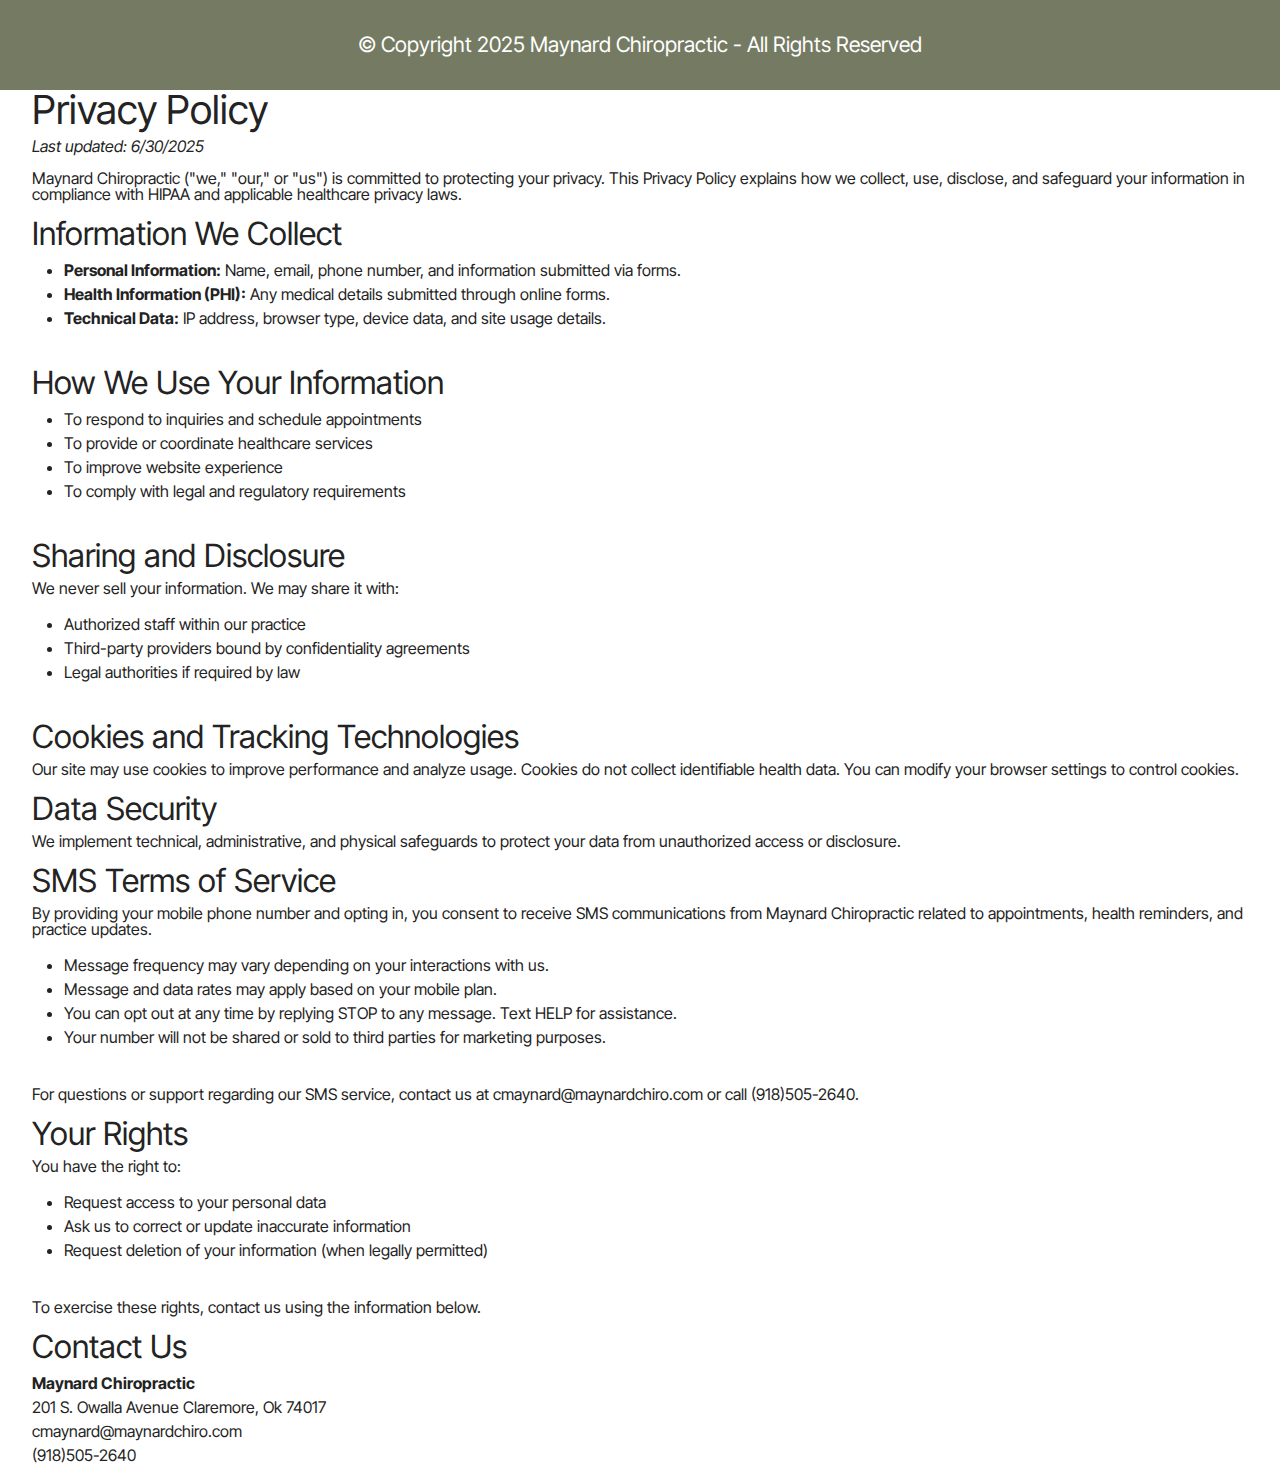
<file: page1.html>
<!DOCTYPE html>
<html  >
<head>
  <!-- Site made with Mobirise Website Builder v6.0.1, https://mobirise.com -->
  <meta charset="UTF-8">
  <meta http-equiv="X-UA-Compatible" content="IE=edge">
  <meta name="generator" content="Mobirise v6.0.1, mobirise.com">
  <meta name="viewport" content="width=device-width, initial-scale=1, minimum-scale=1">
  <link rel="shortcut icon" href="assets/images/white-black-modern-m-letter-digital-design-company-logo-700-x-500-px-1400-x-300-px-1400-x-250-px-website.png-128x95.png" type="image/x-icon">
  <meta name="description" content="">
  
  
  <title>Privacy Policy</title>
  <link rel="stylesheet" href="assets/bootstrap/css/bootstrap.min.css">
  <link rel="stylesheet" href="assets/bootstrap/css/bootstrap-grid.min.css">
  <link rel="stylesheet" href="assets/bootstrap/css/bootstrap-reboot.min.css">
  <link rel="stylesheet" href="assets/facebook-plugin/style.css">
  <link rel="stylesheet" href="assets/theme/css/style.css">
  <link rel="preload" href="https://fonts.googleapis.com/css?family=Merriweather:300,400,500,600,700,800,900,300i,400i,500i,600i,700i,800i,900i&display=swap" as="style" onload="this.onload=null;this.rel='stylesheet'">
  <noscript><link rel="stylesheet" href="https://fonts.googleapis.com/css?family=Merriweather:300,400,500,600,700,800,900,300i,400i,500i,600i,700i,800i,900i&display=swap"></noscript>
  <link rel="preload" href="https://fonts.googleapis.com/css?family=Inter+Tight:100,200,300,400,500,600,700,800,900,100i,200i,300i,400i,500i,600i,700i,800i,900i&display=swap" as="style" onload="this.onload=null;this.rel='stylesheet'">
  <noscript><link rel="stylesheet" href="https://fonts.googleapis.com/css?family=Inter+Tight:100,200,300,400,500,600,700,800,900,100i,200i,300i,400i,500i,600i,700i,800i,900i&display=swap"></noscript>
  <link rel="preload" href="https://fonts.googleapis.com/css?family=PT+Sans+Narrow:400,700&display=swap" as="style" onload="this.onload=null;this.rel='stylesheet'">
  <noscript><link rel="stylesheet" href="https://fonts.googleapis.com/css?family=PT+Sans+Narrow:400,700&display=swap"></noscript>
  <link rel="preload" as="style" href="assets/mobirise/css/mbr-additional.css?v=UZJ0bR"><link rel="stylesheet" href="assets/mobirise/css/mbr-additional.css?v=UZJ0bR" type="text/css">

  
  
  

</head>
<body>
  
  <section data-bs-version="5.1" class="footer7 cid-uPFffzui7X" once="footers" id="footer7-y">

    

    

    <div class="container">
        <div class="media-container-row align-center mbr-white">
            <div class="col-12">
                <p class="mbr-text mb-0 mbr-fonts-style display-7">
                    © Copyright 2025 Maynard Chiropractic - All Rights Reserved
                </p>
            </div>
        </div>
    </div>
</section>


<script src="assets/bootstrap/js/bootstrap.bundle.min.js"></script>
  <script src="https://connect.facebook.net/en_US/sdk.js#xfbml=1&version=v2.5"></script>
  <script src="https://apis.google.com/js/plusone.js"></script>
  <script src="assets/facebook-plugin/facebook-script.js"></script>
  <script src="assets/smoothscroll/smooth-scroll.js"></script>
  <script src="assets/ytplayer/index.js"></script>
  <script src="assets/theme/js/script.js"></script>
  
  
  <section class="privacy-policy">
  <div class="container">
    <h1>Privacy Policy</h1>
    <p><em>Last updated: 6/30/2025</em></p>

    <p>
      Maynard Chiropractic ("we," "our," or "us") is committed to protecting
      your privacy. This Privacy Policy explains how we collect, use, disclose,
      and safeguard your information in compliance with HIPAA and applicable
      healthcare privacy laws.
    </p>

    <h2>Information We Collect</h2>
    <ul>
      <li><strong>Personal Information:</strong> Name, email, phone number, and information submitted via forms.</li>
      <li><strong>Health Information (PHI):</strong> Any medical details submitted through online forms.</li>
      <li><strong>Technical Data:</strong> IP address, browser type, device data, and site usage details.</li>
    </ul>

    <h2>How We Use Your Information</h2>
    <ul>
      <li>To respond to inquiries and schedule appointments</li>
      <li>To provide or coordinate healthcare services</li>
      <li>To improve website experience</li>
      <li>To comply with legal and regulatory requirements</li>
    </ul>

    <h2>Sharing and Disclosure</h2>
    <p>
      We never sell your information. We may share it with:
    </p>
    <ul>
      <li>Authorized staff within our practice</li>
      <li>Third-party providers bound by confidentiality agreements</li>
      <li>Legal authorities if required by law</li>
    </ul>

    <h2>Cookies and Tracking Technologies</h2>
    <p>
      Our site may use cookies to improve performance and analyze usage. Cookies
      do not collect identifiable health data. You can modify your browser settings
      to control cookies.
    </p>

    <h2>Data Security</h2>
    <p>
      We implement technical, administrative, and physical safeguards to protect
      your data from unauthorized access or disclosure.
    </p>
	
	<h2>SMS Terms of Service</h2>
    <p>
      By providing your mobile phone number and opting in, you consent to receive SMS communications from Maynard Chiropractic related to appointments, health reminders, and practice updates.
    </p>
    <ul>
      <li>Message frequency may vary depending on your interactions with us.</li>
      <li>Message and data rates may apply based on your mobile plan.</li>
      <li>You can opt out at any time by replying STOP to any message. Text HELP for assistance.</li>
      <li>Your number will not be shared or sold to third parties for marketing purposes.</li>
    </ul>
    <p>
      For questions or support regarding our SMS service, contact us at cmaynard@maynardchiro.com or call (918)505-2640.
    </p>


    <h2>Your Rights</h2>
    <p>
      You have the right to:
    </p>
    <ul>
      <li>Request access to your personal data</li>
      <li>Ask us to correct or update inaccurate information</li>
      <li>Request deletion of your information (when legally permitted)</li>
    </ul>
    <p>
      To exercise these rights, contact us using the information below.
    </p>

    <h2>Contact Us</h2>
    <address>
      <strong>Maynard Chiropractic</strong><br />
      201 S. Owalla Avenue 
Claremore, Ok 74017<br />
      cmaynard@maynardchiro.com<br />
     (918)505-2640
    </address>
  </div>
</section>

</body>
</html>
</file>
<file: assets/web/assets/mobirise-icons2/mobirise2.css>
@font-face {
  font-family: 'Moririse2';
  font-display: swap;
  src:  url('mobirise2.eot?f2bix4');
  src:  url('mobirise2.eot?f2bix4#iefix') format('embedded-opentype'),
    url('mobirise2.ttf?f2bix4') format('truetype'),
    url('mobirise2.woff?f2bix4') format('woff'),
    url('mobirise2.svg?f2bix4#mobirise2') format('svg');
  font-weight: normal;
  font-style: normal;
}

[class^="mobi-"], [class*=" mobi-"] {
  /* use !important to prevent issues with browser extensions that change fonts */
  font-family: 'Moririse2' !important;
  speak: none;
  font-style: normal;
  font-weight: normal;
  font-variant: normal;
  text-transform: none;
  line-height: 1;

  /* Better Font Rendering =========== */
  -webkit-font-smoothing: antialiased;
  -moz-osx-font-smoothing: grayscale;
}

.mobi-mbri-add-submenu:before {
  content: "\e900";
}
.mobi-mbri-alert:before {
  content: "\e901";
}
.mobi-mbri-align-center:before {
  content: "\e902";
}
.mobi-mbri-align-justify:before {
  content: "\e903";
}
.mobi-mbri-align-left:before {
  content: "\e904";
}
.mobi-mbri-align-right:before {
  content: "\e905";
}
.mobi-mbri-android:before {
  content: "\e906";
}
.mobi-mbri-apple:before {
  content: "\e907";
}
.mobi-mbri-arrow-down:before {
  content: "\e908";
}
.mobi-mbri-arrow-next:before {
  content: "\e909";
}
.mobi-mbri-arrow-prev:before {
  content: "\e90a";
}
.mobi-mbri-arrow-up:before {
  content: "\e90b";
}
.mobi-mbri-bold:before {
  content: "\e90c";
}
.mobi-mbri-bookmark:before {
  content: "\e90d";
}
.mobi-mbri-bootstrap:before {
  content: "\e90e";
}
.mobi-mbri-briefcase:before {
  content: "\e90f";
}
.mobi-mbri-browse:before {
  content: "\e910";
}
.mobi-mbri-bulleted-list:before {
  content: "\e911";
}
.mobi-mbri-calendar:before {
  content: "\e912";
}
.mobi-mbri-camera:before {
  content: "\e913";
}
.mobi-mbri-cart-add:before {
  content: "\e914";
}
.mobi-mbri-cart-full:before {
  content: "\e915";
}
.mobi-mbri-cash:before {
  content: "\e916";
}
.mobi-mbri-change-style:before {
  content: "\e917";
}
.mobi-mbri-chat:before {
  content: "\e918";
}
.mobi-mbri-clock:before {
  content: "\e919";
}
.mobi-mbri-close:before {
  content: "\e91a";
}
.mobi-mbri-cloud:before {
  content: "\e91b";
}
.mobi-mbri-code:before {
  content: "\e91c";
}
.mobi-mbri-contact-form:before {
  content: "\e91d";
}
.mobi-mbri-credit-card:before {
  content: "\e91e";
}
.mobi-mbri-cursor-click:before {
  content: "\e91f";
}
.mobi-mbri-cust-feedback:before {
  content: "\e920";
}
.mobi-mbri-database:before {
  content: "\e921";
}
.mobi-mbri-delivery:before {
  content: "\e922";
}
.mobi-mbri-desktop:before {
  content: "\e923";
}
.mobi-mbri-devices:before {
  content: "\e924";
}
.mobi-mbri-down:before {
  content: "\e925";
}
.mobi-mbri-download-2:before {
  content: "\e926";
}
.mobi-mbri-download:before {
  content: "\e927";
}
.mobi-mbri-drag-n-drop-2:before {
  content: "\e928";
}
.mobi-mbri-drag-n-drop:before {
  content: "\e929";
}
.mobi-mbri-edit-2:before {
  content: "\e92a";
}
.mobi-mbri-edit:before {
  content: "\e92b";
}
.mobi-mbri-error:before {
  content: "\e92c";
}
.mobi-mbri-extension:before {
  content: "\e92d";
}
.mobi-mbri-features:before {
  content: "\e92e";
}
.mobi-mbri-file:before {
  content: "\e92f";
}
.mobi-mbri-flag:before {
  content: "\e930";
}
.mobi-mbri-folder:before {
  content: "\e931";
}
.mobi-mbri-gift:before {
  content: "\e932";
}
.mobi-mbri-github:before {
  content: "\e933";
}
.mobi-mbri-globe-2:before {
  content: "\e934";
}
.mobi-mbri-globe:before {
  content: "\e935";
}
.mobi-mbri-growing-chart:before {
  content: "\e936";
}
.mobi-mbri-hearth:before {
  content: "\e937";
}
.mobi-mbri-help:before {
  content: "\e938";
}
.mobi-mbri-home:before {
  content: "\e939";
}
.mobi-mbri-hot-cup:before {
  content: "\e93a";
}
.mobi-mbri-idea:before {
  content: "\e93b";
}
.mobi-mbri-image-gallery:before {
  content: "\e93c";
}
.mobi-mbri-image-slider:before {
  content: "\e93d";
}
.mobi-mbri-info:before {
  content: "\e93e";
}
.mobi-mbri-italic:before {
  content: "\e93f";
}
.mobi-mbri-key:before {
  content: "\e940";
}
.mobi-mbri-laptop:before {
  content: "\e941";
}
.mobi-mbri-layers:before {
  content: "\e942";
}
.mobi-mbri-left-right:before {
  content: "\e943";
}
.mobi-mbri-left:before {
  content: "\e944";
}
.mobi-mbri-letter:before {
  content: "\e945";
}
.mobi-mbri-like:before {
  content: "\e946";
}
.mobi-mbri-link:before {
  content: "\e947";
}
.mobi-mbri-lock:before {
  content: "\e948";
}
.mobi-mbri-login:before {
  content: "\e949";
}
.mobi-mbri-logout:before {
  content: "\e94a";
}
.mobi-mbri-magic-stick:before {
  content: "\e94b";
}
.mobi-mbri-map-pin:before {
  content: "\e94c";
}
.mobi-mbri-menu:before {
  content: "\e94d";
}
.mobi-mbri-mobile-2:before {
  content: "\e94e";
}
.mobi-mbri-mobile-horizontal:before {
  content: "\e94f";
}
.mobi-mbri-mobile:before {
  content: "\e950";
}
.mobi-mbri-mobirise:before {
  content: "\e951";
}
.mobi-mbri-more-horizontal:before {
  content: "\e952";
}
.mobi-mbri-more-vertical:before {
  content: "\e953";
}
.mobi-mbri-music:before {
  content: "\e954";
}
.mobi-mbri-new-file:before {
  content: "\e955";
}
.mobi-mbri-numbered-list:before {
  content: "\e956";
}
.mobi-mbri-opened-folder:before {
  content: "\e957";
}
.mobi-mbri-pages:before {
  content: "\e958";
}
.mobi-mbri-paper-plane:before {
  content: "\e959";
}
.mobi-mbri-paperclip:before {
  content: "\e95a";
}
.mobi-mbri-phone:before {
  content: "\e95b";
}
.mobi-mbri-photo:before {
  content: "\e95c";
}
.mobi-mbri-photos:before {
  content: "\e95d";
}
.mobi-mbri-pin:before {
  content: "\e95e";
}
.mobi-mbri-play:before {
  content: "\e95f";
}
.mobi-mbri-plus:before {
  content: "\e960";
}
.mobi-mbri-preview:before {
  content: "\e961";
}
.mobi-mbri-print:before {
  content: "\e962";
}
.mobi-mbri-protect:before {
  content: "\e963";
}
.mobi-mbri-question:before {
  content: "\e964";
}
.mobi-mbri-quote-left:before {
  content: "\e965";
}
.mobi-mbri-quote-right:before {
  content: "\e966";
}
.mobi-mbri-redo:before {
  content: "\e967";
}
.mobi-mbri-refresh:before {
  content: "\e968";
}
.mobi-mbri-responsive-2:before {
  content: "\e969";
}
.mobi-mbri-responsive:before {
  content: "\e96a";
}
.mobi-mbri-right:before {
  content: "\e96b";
}
.mobi-mbri-rocket:before {
  content: "\e96c";
}
.mobi-mbri-sad-face:before {
  content: "\e96d";
}
.mobi-mbri-sale:before {
  content: "\e96e";
}
.mobi-mbri-save:before {
  content: "\e96f";
}
.mobi-mbri-search:before {
  content: "\e970";
}
.mobi-mbri-setting-2:before {
  content: "\e971";
}
.mobi-mbri-setting-3:before {
  content: "\e972";
}
.mobi-mbri-setting:before {
  content: "\e973";
}
.mobi-mbri-share:before {
  content: "\e974";
}
.mobi-mbri-shopping-bag:before {
  content: "\e975";
}
.mobi-mbri-shopping-basket:before {
  content: "\e976";
}
.mobi-mbri-shopping-cart:before {
  content: "\e977";
}
.mobi-mbri-sites:before {
  content: "\e978";
}
.mobi-mbri-smile-face:before {
  content: "\e979";
}
.mobi-mbri-speed:before {
  content: "\e97a";
}
.mobi-mbri-star:before {
  content: "\e97b";
}
.mobi-mbri-success:before {
  content: "\e97c";
}
.mobi-mbri-sun:before {
  content: "\e97d";
}
.mobi-mbri-sun2:before {
  content: "\e97e";
}
.mobi-mbri-tablet-vertical:before {
  content: "\e97f";
}
.mobi-mbri-tablet:before {
  content: "\e980";
}
.mobi-mbri-target:before {
  content: "\e981";
}
.mobi-mbri-timer:before {
  content: "\e982";
}
.mobi-mbri-to-ftp:before {
  content: "\e983";
}
.mobi-mbri-to-local-drive:before {
  content: "\e984";
}
.mobi-mbri-touch-swipe:before {
  content: "\e985";
}
.mobi-mbri-touch:before {
  content: "\e986";
}
.mobi-mbri-trash:before {
  content: "\e987";
}
.mobi-mbri-underline:before {
  content: "\e988";
}
.mobi-mbri-undo:before {
  content: "\e989";
}
.mobi-mbri-unlink:before {
  content: "\e98a";
}
.mobi-mbri-unlock:before {
  content: "\e98b";
}
.mobi-mbri-up-down:before {
  content: "\e98c";
}
.mobi-mbri-up:before {
  content: "\e98d";
}
.mobi-mbri-update:before {
  content: "\e98e";
}
.mobi-mbri-upload-2:before {
  content: "\e98f";
}
.mobi-mbri-upload:before {
  content: "\e990";
}
.mobi-mbri-user-2:before {
  content: "\e991";
}
.mobi-mbri-user:before {
  content: "\e992";
}
.mobi-mbri-users:before {
  content: "\e993";
}
.mobi-mbri-video-play:before {
  content: "\e994";
}
.mobi-mbri-video:before {
  content: "\e995";
}
.mobi-mbri-watch:before {
  content: "\e996";
}
.mobi-mbri-website-theme-2:before {
  content: "\e997";
}
.mobi-mbri-website-theme:before {
  content: "\e998";
}
.mobi-mbri-wifi:before {
  content: "\e999";
}
.mobi-mbri-windows:before {
  content: "\e99a";
}
.mobi-mbri-zoom-in:before {
  content: "\e99b";
}
.mobi-mbri-zoom-out:before {
  content: "\e99c";
}
</file>
<file: assets/facebook-plugin/style.css>
.mbr-section.mbr-section__comments{
    position: relative;
}
.mbr-section__comments{
    background-size: cover;
}
.addons-container {
  position: relative;
  margin-left: auto;
  margin-right: auto;
  padding-right: 15px;
  padding-left: 15px; }
  @media (min-width: 576px) {
    .addons-container {
      padding-right: 15px;
      padding-left: 15px; } }
  @media (min-width: 768px) {
    .addons-container {
      padding-right: 15px;
      padding-left: 15px; } }
  @media (min-width: 992px) {
    .addons-container {
      padding-right: 15px;
      padding-left: 15px; } }
  @media (min-width: 1200px) {
    .addons-container {
      padding-right: 15px;
      padding-left: 15px; } }
  @media (min-width: 576px) {
    .addons-container {
      width: 540px;
      max-width: 100%; } }
  @media (min-width: 768px) {
    .addons-container {
      width: 720px;
      max-width: 100%; } }
  @media (min-width: 992px) {
    .addons-container {
      width: 960px;
      max-width: 100%; } }
  @media (min-width: 1200px) {
    .addons-container {
      width: 1140px;
      max-width: 100%; } }

.addons-container-inner{
    position: relative;
    width: 100%;
    min-height: 1px;
    padding-right: 15px;
    padding-left: 15px;
}
@media (min-width: 567px) {
    .addons-container-inner{
        -ms-flex: 0 0 66.666667%;
        flex: 0 0 66.666667%;
        max-width: 66.666667%;
    }
}
.addons-row{
    display: flex;
    justify-content:center;
}
</file>
<file: assets/parallax/jarallax.css>
.jarallax {
    position: relative;
    z-index: 0;
}
.jarallax > .jarallax-img {
    position: absolute;
    object-fit: cover;
    /* support for plugin https://github.com/bfred-it/object-fit-images */
    font-family: 'object-fit: cover;';
    top: 0;
    left: 0;
    width: 100%;
    height: 100%;
    z-index: -1;
}
</file>
<file: assets/dropdown/css/style.css>
.navbar-dropdown {
  left: 0;
  padding: 0;
  position: absolute;
  right: 0;
  top: 0;
  transition: all 0.45s ease;
  z-index: 1030;
  background: #282828; }
  .navbar-dropdown .navbar-logo {
    margin-right: 0.8rem;
    transition: margin 0.3s ease-in-out;
    vertical-align: middle; }
    .navbar-dropdown .navbar-logo img {
      height: 3.125rem;
      transition: all 0.3s ease-in-out; }
    .navbar-dropdown .navbar-logo.mbr-iconfont {
      font-size: 3.125rem;
      line-height: 3.125rem; }
  .navbar-dropdown .navbar-caption {
    font-weight: 700;
    white-space: normal;
    vertical-align: -4px;
    line-height: 3.125rem !important; }
    .navbar-dropdown .navbar-caption, .navbar-dropdown .navbar-caption:hover {
      color: inherit;
      text-decoration: none; }
  .navbar-dropdown .mbr-iconfont + .navbar-caption {
    vertical-align: -1px; }
  .navbar-dropdown.navbar-fixed-top {
    position: fixed; }
  .navbar-dropdown .navbar-brand span {
    vertical-align: -4px; }
  .navbar-dropdown.bg-color.transparent {
    background: none; }
  .navbar-dropdown.navbar-short .navbar-brand {
    padding: 0.625rem 0; }
    .navbar-dropdown.navbar-short .navbar-brand span {
      vertical-align: -1px; }
  .navbar-dropdown.navbar-short .navbar-caption {
    line-height: 2.375rem !important;
    vertical-align: -2px; }
  .navbar-dropdown.navbar-short .navbar-logo {
    margin-right: 0.5rem; }
    .navbar-dropdown.navbar-short .navbar-logo img {
      height: 2.375rem; }
    .navbar-dropdown.navbar-short .navbar-logo.mbr-iconfont {
      font-size: 2.375rem;
      line-height: 2.375rem; }
  .navbar-dropdown.navbar-short .mbr-table-cell {
    height: 3.625rem; }
  .navbar-dropdown .navbar-close {
    left: 0.6875rem;
    position: fixed;
    top: 0.75rem;
    z-index: 1000; }
  .navbar-dropdown .hamburger-icon {
    content: "";
    display: inline-block;
    vertical-align: middle;
    width: 16px;
    -webkit-box-shadow: 0 -6px 0 1px #282828,0 0 0 1px #282828,0 6px 0 1px #282828;
    -moz-box-shadow: 0 -6px 0 1px #282828,0 0 0 1px #282828,0 6px 0 1px #282828;
    box-shadow: 0 -6px 0 1px #282828,0 0 0 1px #282828,0 6px 0 1px #282828; }

.dropdown-menu .dropdown-toggle[data-toggle="dropdown-submenu"]::after {
  border-bottom: 0.35em solid transparent;
  border-left: 0.35em solid;
  border-right: 0;
  border-top: 0.35em solid transparent;
  margin-left: 0.3rem; }

.dropdown-menu .dropdown-item:focus {
  outline: 0; }

.nav-dropdown {
  font-size: 0.75rem;
  font-weight: 500;
  height: auto !important; }
  .nav-dropdown .nav-btn {
    padding-left: 1rem; }
  .nav-dropdown .link {
    margin: .667em 1.667em;
    font-weight: 500;
    padding: 0;
    transition: color .2s ease-in-out; }
    .nav-dropdown .link.dropdown-toggle {
      margin-right: 2.583em; }
      .nav-dropdown .link.dropdown-toggle::after {
        margin-left: .25rem;
        border-top: 0.35em solid;
        border-right: 0.35em solid transparent;
        border-left: 0.35em solid transparent;
        border-bottom: 0; }
      .nav-dropdown .link.dropdown-toggle[aria-expanded="true"] {
        margin: 0;
        padding: 0.667em 3.263em  0.667em 1.667em; }
  .nav-dropdown .link::after,
  .nav-dropdown .dropdown-item::after {
    color: inherit; }
  .nav-dropdown .btn {
    font-size: 0.75rem;
    font-weight: 700;
    letter-spacing: 0;
    margin-bottom: 0;
    padding-left: 1.25rem;
    padding-right: 1.25rem; }
  .nav-dropdown .dropdown-menu {
    border-radius: 0;
    border: 0;
    left: 0;
    margin: 0;
    padding-bottom: 1.25rem;
    padding-top: 1.25rem;
    position: relative; }
  .nav-dropdown .dropdown-submenu {
    margin-left: 0.125rem;
    top: 0; }
  .nav-dropdown .dropdown-item {
    font-weight: 500;
    line-height: 2;
    padding: 0.3846em 4.615em 0.3846em 1.5385em;
    position: relative;
    transition: color .2s ease-in-out, background-color .2s ease-in-out; }
    .nav-dropdown .dropdown-item::after {
      margin-top: -0.3077em;
      position: absolute;
      right: 1.1538em;
      top: 50%; }
    .nav-dropdown .dropdown-item:focus, .nav-dropdown .dropdown-item:hover {
      background: none; }

@media (max-width: 767px) {
  .nav-dropdown.navbar-toggleable-sm {
    bottom: 0;
    display: none;
    left: 0;
    overflow-x: hidden;
    position: fixed;
    top: 0;
    transform: translateX(-100%);
    -ms-transform: translateX(-100%);
    -webkit-transform: translateX(-100%);
    width: 18.75rem;
    z-index: 999; } }
.nav-dropdown.navbar-toggleable-xl {
  bottom: 0;
  display: none;
  left: 0;
  overflow-x: hidden;
  position: fixed;
  top: 0;
  transform: translateX(-100%);
  -ms-transform: translateX(-100%);
  -webkit-transform: translateX(-100%);
  width: 18.75rem;
  z-index: 999; }

.nav-dropdown-sm {
  display: block !important;
  overflow-x: hidden;
  overflow: auto;
  padding-top: 3.875rem; }
  .nav-dropdown-sm::after {
    content: "";
    display: block;
    height: 3rem;
    width: 100%; }
  .nav-dropdown-sm.collapse.in ~ .navbar-close {
    display: block !important; }
  .nav-dropdown-sm.collapsing, .nav-dropdown-sm.collapse.in {
    transform: translateX(0);
    -ms-transform: translateX(0);
    -webkit-transform: translateX(0);
    transition: all 0.25s ease-out;
    -webkit-transition: all 0.25s ease-out;
    background: #282828; }
  .nav-dropdown-sm.collapsing[aria-expanded="false"] {
    transform: translateX(-100%);
    -ms-transform: translateX(-100%);
    -webkit-transform: translateX(-100%); }
  .nav-dropdown-sm .nav-item {
    display: block;
    margin-left: 0 !important;
    padding-left: 0; }
  .nav-dropdown-sm .link,
  .nav-dropdown-sm .dropdown-item {
    border-top: 1px dotted rgba(255, 255, 255, 0.1);
    font-size: 0.8125rem;
    line-height: 1.6;
    margin: 0 !important;
    padding: 0.875rem 2.4rem 0.875rem 1.5625rem !important;
    position: relative;
    white-space: normal; }
    .nav-dropdown-sm .link:focus, .nav-dropdown-sm .link:hover,
    .nav-dropdown-sm .dropdown-item:focus,
    .nav-dropdown-sm .dropdown-item:hover {
      background: rgba(0, 0, 0, 0.2) !important;
      color: #c0a375; }
  .nav-dropdown-sm .nav-btn {
    position: relative;
    padding: 1.5625rem 1.5625rem 0 1.5625rem; }
    .nav-dropdown-sm .nav-btn::before {
      border-top: 1px dotted rgba(255, 255, 255, 0.1);
      content: "";
      left: 0;
      position: absolute;
      top: 0;
      width: 100%; }
    .nav-dropdown-sm .nav-btn + .nav-btn {
      padding-top: 0.625rem; }
      .nav-dropdown-sm .nav-btn + .nav-btn::before {
        display: none; }
  .nav-dropdown-sm .btn {
    padding: 0.625rem 0; }
  .nav-dropdown-sm .dropdown-toggle[data-toggle="dropdown-submenu"]::after {
    margin-left: .25rem;
    border-top: 0.35em solid;
    border-right: 0.35em solid transparent;
    border-left: 0.35em solid transparent;
    border-bottom: 0; }
  .nav-dropdown-sm .dropdown-toggle[data-toggle="dropdown-submenu"][aria-expanded="true"]::after {
    border-top: 0;
    border-right: 0.35em solid transparent;
    border-left: 0.35em solid transparent;
    border-bottom: 0.35em solid; }
  .nav-dropdown-sm .dropdown-menu {
    margin: 0;
    padding: 0;
    position: relative;
    top: 0;
    left: 0;
    width: 100%;
    border: 0;
    float: none;
    border-radius: 0;
    background: none; }
  .nav-dropdown-sm .dropdown-submenu {
    left: 100%;
    margin-left: 0.125rem;
    margin-top: -1.25rem;
    top: 0; }

.navbar-toggleable-sm .nav-dropdown .dropdown-menu {
  position: absolute; }

.navbar-toggleable-sm .nav-dropdown .dropdown-submenu {
  left: 100%;
  margin-left: 0.125rem;
  margin-top: -1.25rem;
  top: 0; }

.navbar-toggleable-sm.opened .nav-dropdown .dropdown-menu {
  position: relative; }

.navbar-toggleable-sm.opened .nav-dropdown .dropdown-submenu {
  left: 0;
  margin-left: 00rem;
  margin-top: 0rem;
  top: 0; }

.is-builder .nav-dropdown.collapsing {
  transition: none !important; }
</file>
<file: assets/socicon/css/styles.css>
@charset "UTF-8";

@font-face {
  font-family: 'Socicon';
  src:  url('../fonts/socicon.eot');
  src:  url('../fonts/socicon.eot?#iefix') format('embedded-opentype'),
    url('../fonts/socicon.woff2') format('woff2'),
    url('../fonts/socicon.ttf') format('truetype'),
    url('../fonts/socicon.woff') format('woff'),
    url('../fonts/socicon.svg#socicon') format('svg');
  font-weight: normal;
  font-style: normal;
  font-display: swap;
}

[data-icon]:before {
  font-family: "socicon" !important;
  content: attr(data-icon);
  font-style: normal !important;
  font-weight: normal !important;
  font-variant: normal !important;
  text-transform: none !important;
  speak: none;
  line-height: 1;
  -webkit-font-smoothing: antialiased;
  -moz-osx-font-smoothing: grayscale;
}

[class^="socicon-"], [class*=" socicon-"] {
  /* use !important to prevent issues with browser extensions that change fonts */
  font-family: 'Socicon' !important;
  speak: none;
  font-style: normal;
  font-weight: normal;
  font-variant: normal;
  text-transform: none;
  line-height: 1;

  /* Better Font Rendering =========== */
  -webkit-font-smoothing: antialiased;
  -moz-osx-font-smoothing: grayscale;
}

.socicon-500px:before {
  content: "\e000";
}
.socicon-8tracks:before {
  content: "\e001";
}
.socicon-airbnb:before {
  content: "\e002";
}
.socicon-alliance:before {
  content: "\e003";
}
.socicon-amazon:before {
  content: "\e004";
}
.socicon-amplement:before {
  content: "\e005";
}
.socicon-android:before {
  content: "\e006";
}
.socicon-angellist:before {
  content: "\e007";
}
.socicon-apple:before {
  content: "\e008";
}
.socicon-appnet:before {
  content: "\e009";
}
.socicon-baidu:before {
  content: "\e00a";
}
.socicon-bandcamp:before {
  content: "\e00b";
}
.socicon-battlenet:before {
  content: "\e00c";
}
.socicon-mixer:before {
  content: "\e00d";
}
.socicon-bebee:before {
  content: "\e00e";
}
.socicon-bebo:before {
  content: "\e00f";
}
.socicon-behance:before {
  content: "\e010";
}
.socicon-blizzard:before {
  content: "\e011";
}
.socicon-blogger:before {
  content: "\e012";
}
.socicon-buffer:before {
  content: "\e013";
}
.socicon-chrome:before {
  content: "\e014";
}
.socicon-coderwall:before {
  content: "\e015";
}
.socicon-curse:before {
  content: "\e016";
}
.socicon-dailymotion:before {
  content: "\e017";
}
.socicon-deezer:before {
  content: "\e018";
}
.socicon-delicious:before {
  content: "\e019";
}
.socicon-deviantart:before {
  content: "\e01a";
}
.socicon-diablo:before {
  content: "\e01b";
}
.socicon-digg:before {
  content: "\e01c";
}
.socicon-discord:before {
  content: "\e01d";
}
.socicon-disqus:before {
  content: "\e01e";
}
.socicon-douban:before {
  content: "\e01f";
}
.socicon-draugiem:before {
  content: "\e020";
}
.socicon-dribbble:before {
  content: "\e021";
}
.socicon-drupal:before {
  content: "\e022";
}
.socicon-ebay:before {
  content: "\e023";
}
.socicon-ello:before {
  content: "\e024";
}
.socicon-endomodo:before {
  content: "\e025";
}
.socicon-envato:before {
  content: "\e026";
}
.socicon-etsy:before {
  content: "\e027";
}
.socicon-facebook:before {
  content: "\e028";
}
.socicon-feedburner:before {
  content: "\e029";
}
.socicon-filmweb:before {
  content: "\e02a";
}
.socicon-firefox:before {
  content: "\e02b";
}
.socicon-flattr:before {
  content: "\e02c";
}
.socicon-flickr:before {
  content: "\e02d";
}
.socicon-formulr:before {
  content: "\e02e";
}
.socicon-forrst:before {
  content: "\e02f";
}
.socicon-foursquare:before {
  content: "\e030";
}
.socicon-friendfeed:before {
  content: "\e031";
}
.socicon-github:before {
  content: "\e032";
}
.socicon-goodreads:before {
  content: "\e033";
}
.socicon-google:before {
  content: "\e034";
}
.socicon-googlescholar:before {
  content: "\e035";
}
.socicon-googlegroups:before {
  content: "\e036";
}
.socicon-googlephotos:before {
  content: "\e037";
}
.socicon-googleplus:before {
  content: "\e038";
}
.socicon-grooveshark:before {
  content: "\e039";
}
.socicon-hackerrank:before {
  content: "\e03a";
}
.socicon-hearthstone:before {
  content: "\e03b";
}
.socicon-hellocoton:before {
  content: "\e03c";
}
.socicon-heroes:before {
  content: "\e03d";
}
.socicon-smashcast:before {
  content: "\e03e";
}
.socicon-horde:before {
  content: "\e03f";
}
.socicon-houzz:before {
  content: "\e040";
}
.socicon-icq:before {
  content: "\e041";
}
.socicon-identica:before {
  content: "\e042";
}
.socicon-imdb:before {
  content: "\e043";
}
.socicon-instagram:before {
  content: "\e044";
}
.socicon-issuu:before {
  content: "\e045";
}
.socicon-istock:before {
  content: "\e046";
}
.socicon-itunes:before {
  content: "\e047";
}
.socicon-keybase:before {
  content: "\e048";
}
.socicon-lanyrd:before {
  content: "\e049";
}
.socicon-lastfm:before {
  content: "\e04a";
}
.socicon-line:before {
  content: "\e04b";
}
.socicon-linkedin:before {
  content: "\e04c";
}
.socicon-livejournal:before {
  content: "\e04d";
}
.socicon-lyft:before {
  content: "\e04e";
}
.socicon-macos:before {
  content: "\e04f";
}
.socicon-mail:before {
  content: "\e050";
}
.socicon-medium:before {
  content: "\e051";
}
.socicon-meetup:before {
  content: "\e052";
}
.socicon-mixcloud:before {
  content: "\e053";
}
.socicon-modelmayhem:before {
  content: "\e054";
}
.socicon-mumble:before {
  content: "\e055";
}
.socicon-myspace:before {
  content: "\e056";
}
.socicon-newsvine:before {
  content: "\e057";
}
.socicon-nintendo:before {
  content: "\e058";
}
.socicon-npm:before {
  content: "\e059";
}
.socicon-odnoklassniki:before {
  content: "\e05a";
}
.socicon-openid:before {
  content: "\e05b";
}
.socicon-opera:before {
  content: "\e05c";
}
.socicon-outlook:before {
  content: "\e05d";
}
.socicon-overwatch:before {
  content: "\e05e";
}
.socicon-patreon:before {
  content: "\e05f";
}
.socicon-paypal:before {
  content: "\e060";
}
.socicon-periscope:before {
  content: "\e061";
}
.socicon-persona:before {
  content: "\e062";
}
.socicon-pinterest:before {
  content: "\e063";
}
.socicon-play:before {
  content: "\e064";
}
.socicon-player:before {
  content: "\e065";
}
.socicon-playstation:before {
  content: "\e066";
}
.socicon-pocket:before {
  content: "\e067";
}
.socicon-qq:before {
  content: "\e068";
}
.socicon-quora:before {
  content: "\e069";
}
.socicon-raidcall:before {
  content: "\e06a";
}
.socicon-ravelry:before {
  content: "\e06b";
}
.socicon-reddit:before {
  content: "\e06c";
}
.socicon-renren:before {
  content: "\e06d";
}
.socicon-researchgate:before {
  content: "\e06e";
}
.socicon-residentadvisor:before {
  content: "\e06f";
}
.socicon-reverbnation:before {
  content: "\e070";
}
.socicon-rss:before {
  content: "\e071";
}
.socicon-sharethis:before {
  content: "\e072";
}
.socicon-skype:before {
  content: "\e073";
}
.socicon-slideshare:before {
  content: "\e074";
}
.socicon-smugmug:before {
  content: "\e075";
}
.socicon-snapchat:before {
  content: "\e076";
}
.socicon-songkick:before {
  content: "\e077";
}
.socicon-soundcloud:before {
  content: "\e078";
}
.socicon-spotify:before {
  content: "\e079";
}
.socicon-stackexchange:before {
  content: "\e07a";
}
.socicon-stackoverflow:before {
  content: "\e07b";
}
.socicon-starcraft:before {
  content: "\e07c";
}
.socicon-stayfriends:before {
  content: "\e07d";
}
.socicon-steam:before {
  content: "\e07e";
}
.socicon-storehouse:before {
  content: "\e07f";
}
.socicon-strava:before {
  content: "\e080";
}
.socicon-streamjar:before {
  content: "\e081";
}
.socicon-stumbleupon:before {
  content: "\e082";
}
.socicon-swarm:before {
  content: "\e083";
}
.socicon-teamspeak:before {
  content: "\e084";
}
.socicon-teamviewer:before {
  content: "\e085";
}
.socicon-technorati:before {
  content: "\e086";
}
.socicon-telegram:before {
  content: "\e087";
}
.socicon-tripadvisor:before {
  content: "\e088";
}
.socicon-tripit:before {
  content: "\e089";
}
.socicon-triplej:before {
  content: "\e08a";
}
.socicon-tumblr:before {
  content: "\e08b";
}
.socicon-twitch:before {
  content: "\e08c";
}
.socicon-twitter:before {
  content: "\e08d";
}
.socicon-uber:before {
  content: "\e08e";
}
.socicon-ventrilo:before {
  content: "\e08f";
}
.socicon-viadeo:before {
  content: "\e090";
}
.socicon-viber:before {
  content: "\e091";
}
.socicon-viewbug:before {
  content: "\e092";
}
.socicon-vimeo:before {
  content: "\e093";
}
.socicon-vine:before {
  content: "\e094";
}
.socicon-vkontakte:before {
  content: "\e095";
}
.socicon-warcraft:before {
  content: "\e096";
}
.socicon-wechat:before {
  content: "\e097";
}
.socicon-weibo:before {
  content: "\e098";
}
.socicon-whatsapp:before {
  content: "\e099";
}
.socicon-wikipedia:before {
  content: "\e09a";
}
.socicon-windows:before {
  content: "\e09b";
}
.socicon-wordpress:before {
  content: "\e09c";
}
.socicon-wykop:before {
  content: "\e09d";
}
.socicon-xbox:before {
  content: "\e09e";
}
.socicon-xing:before {
  content: "\e09f";
}
.socicon-yahoo:before {
  content: "\e0a0";
}
.socicon-yammer:before {
  content: "\e0a1";
}
.socicon-yandex:before {
  content: "\e0a2";
}
.socicon-yelp:before {
  content: "\e0a3";
}
.socicon-younow:before {
  content: "\e0a4";
}
.socicon-youtube:before {
  content: "\e0a5";
}
.socicon-zapier:before {
  content: "\e0a6";
}
.socicon-zerply:before {
  content: "\e0a7";
}
.socicon-zomato:before {
  content: "\e0a8";
}
.socicon-zynga:before {
  content: "\e0a9";
}
.socicon-spreadshirt:before {
  content: "\e901";
}
.socicon-gamejolt:before {
  content: "\e902";
}
.socicon-trello:before {
  content: "\e903";
}
.socicon-tunein:before {
  content: "\e904";
}
.socicon-bloglovin:before {
  content: "\e905";
}
.socicon-gamewisp:before {
  content: "\e906";
}
.socicon-messenger:before {
  content: "\e907";
}
.socicon-pandora:before {
  content: "\e908";
}
.socicon-augment:before {
  content: "\e909";
}
.socicon-bitbucket:before {
  content: "\e90a";
}
.socicon-fyuse:before {
  content: "\e90b";
}
.socicon-yt-gaming:before {
  content: "\e90c";
}
.socicon-sketchfab:before {
  content: "\e90d";
}
.socicon-mobcrush:before {
  content: "\e90e";
}
.socicon-microsoft:before {
  content: "\e90f";
}
.socicon-realtor:before {
  content: "\e910";
}
.socicon-tidal:before {
  content: "\e911";
}
.socicon-qobuz:before {
  content: "\e912";
}
.socicon-natgeo:before {
  content: "\e913";
}
.socicon-mastodon:before {
  content: "\e914";
}
.socicon-unsplash:before {
  content: "\e915";
}
.socicon-homeadvisor:before {
  content: "\e916";
}
.socicon-angieslist:before {
  content: "\e917";
}
.socicon-codepen:before {
  content: "\e918";
}
.socicon-slack:before {
  content: "\e919";
}
.socicon-openaigym:before {
  content: "\e91a";
}
.socicon-logmein:before {
  content: "\e91b";
}
.socicon-fiverr:before {
  content: "\e91c";
}
.socicon-gotomeeting:before {
  content: "\e91d";
}
.socicon-aliexpress:before {
  content: "\e91e";
}
.socicon-guru:before {
  content: "\e91f";
}
.socicon-appstore:before {
  content: "\e920";
}
.socicon-homes:before {
  content: "\e921";
}
.socicon-zoom:before {
  content: "\e922";
}
.socicon-alibaba:before {
  content: "\e923";
}
.socicon-craigslist:before {
  content: "\e924";
}
.socicon-wix:before {
  content: "\e925";
}
.socicon-redfin:before {
  content: "\e926";
}
.socicon-googlecalendar:before {
  content: "\e927";
}
.socicon-shopify:before {
  content: "\e928";
}
.socicon-freelancer:before {
  content: "\e929";
}
.socicon-seedrs:before {
  content: "\e92a";
}
.socicon-bing:before {
  content: "\e92b";
}
.socicon-doodle:before {
  content: "\e92c";
}
.socicon-bonanza:before {
  content: "\e92d";
}
.socicon-squarespace:before {
  content: "\e92e";
}
.socicon-toptal:before {
  content: "\e92f";
}
.socicon-gust:before {
  content: "\e930";
}
.socicon-ask:before {
  content: "\e931";
}
.socicon-trulia:before {
  content: "\e932";
}
.socicon-loomly:before {
  content: "\e933";
}
.socicon-ghost:before {
  content: "\e934";
}
.socicon-upwork:before {
  content: "\e935";
}
.socicon-fundable:before {
  content: "\e936";
}
.socicon-booking:before {
  content: "\e937";
}
.socicon-googlemaps:before {
  content: "\e938";
}
.socicon-zillow:before {
  content: "\e939";
}
.socicon-niconico:before {
  content: "\e93a";
}
.socicon-toneden:before {
  content: "\e93b";
}
.socicon-crunchbase:before {
  content: "\e93c";
}
.socicon-homefy:before {
  content: "\e93d";
}
.socicon-calendly:before {
  content: "\e93e";
}
.socicon-livemaster:before {
  content: "\e93f";
}
.socicon-udemy:before {
  content: "\e940";
}
.socicon-codered:before {
  content: "\e941";
}
.socicon-origin:before {
  content: "\e942";
}
.socicon-nextdoor:before {
  content: "\e943";
}
.socicon-portfolio:before {
  content: "\e944";
}
.socicon-instructables:before {
  content: "\e945";
}
.socicon-gitlab:before {
  content: "\e946";
}
.socicon-hackernews:before {
  content: "\e947";
}
.socicon-smashwords:before {
  content: "\e948";
}
.socicon-kobo:before {
  content: "\e949";
}
.socicon-bookbub:before {
  content: "\e94a";
}
.socicon-mailru:before {
  content: "\e94b";
}
.socicon-moddb:before {
  content: "\e94c";
}
.socicon-indiedb:before {
  content: "\e94d";
}
.socicon-traxsource:before {
  content: "\e94e";
}
.socicon-gamefor:before {
  content: "\e94f";
}
.socicon-pixiv:before {
  content: "\e950";
}
.socicon-myanimelist:before {
  content: "\e951";
}
.socicon-blackberry:before {
  content: "\e952";
}
.socicon-wickr:before {
  content: "\e953";
}
.socicon-spip:before {
  content: "\e954";
}
.socicon-napster:before {
  content: "\e955";
}
.socicon-beatport:before {
  content: "\e956";
}
.socicon-hackerone:before {
  content: "\e957";
}
.socicon-internet:before {
  content: "\e958";
}
.socicon-ubuntu:before {
  content: "\e959";
}
.socicon-artstation:before {
  content: "\e95a";
}
.socicon-invision:before {
  content: "\e95b";
}
.socicon-torial:before {
  content: "\e95c";
}
.socicon-collectorz:before {
  content: "\e95d";
}
.socicon-seenthis:before {
  content: "\e95e";
}
.socicon-googleplaymusic:before {
  content: "\e95f";
}
.socicon-debian:before {
  content: "\e960";
}
.socicon-filmfreeway:before {
  content: "\e961";
}
.socicon-gnome:before {
  content: "\e962";
}
.socicon-itchio:before {
  content: "\e963";
}
.socicon-jamendo:before {
  content: "\e964";
}
.socicon-mix:before {
  content: "\e965";
}
.socicon-sharepoint:before {
  content: "\e966";
}
.socicon-tinder:before {
  content: "\e967";
}
.socicon-windguru:before {
  content: "\e968";
}
.socicon-cdbaby:before {
  content: "\e969";
}
.socicon-elementaryos:before {
  content: "\e96a";
}
.socicon-stage32:before {
  content: "\e96b";
}
.socicon-tiktok:before {
  content: "\e96c";
}
.socicon-gitter:before {
  content: "\e96d";
}
.socicon-letterboxd:before {
  content: "\e96e";
}
.socicon-threema:before {
  content: "\e96f";
}
.socicon-splice:before {
  content: "\e970";
}
.socicon-metapop:before {
  content: "\e971";
}
.socicon-naver:before {
  content: "\e972";
}
.socicon-remote:before {
  content: "\e973";
}
.socicon-flipboard:before {
  content: "\e974";
}
.socicon-googlehangouts:before {
  content: "\e975";
}
.socicon-dlive:before {
  content: "\e976";
}
.socicon-vsco:before {
  content: "\e977";
}
.socicon-stitcher:before {
  content: "\e978";
}
.socicon-avvo:before {
  content: "\e979";
}
.socicon-redbubble:before {
  content: "\e97a";
}
.socicon-society6:before {
  content: "\e97b";
}
.socicon-zazzle:before {
  content: "\e97c";
}
.socicon-eitaa:before {
  content: "\e97d";
}
.socicon-soroush:before {
  content: "\e97e";
}
.socicon-bale:before {
  content: "\e97f";
}
</file>
<file: assets/theme/css/style.css>
@charset "UTF-8";
section {
  background-color: #ffffff;
}

body {
  font-style: normal;
  line-height: 1.5;
  font-weight: 400;
  color: #232323;
  position: relative;
}

button {
  background-color: transparent;
  border-color: transparent;
}

.embla__button,
.carousel-control {
  background-color: #edefea !important;
  opacity: 0.8 !important;
  color: #464845 !important;
  border-color: #edefea !important;
}

.carousel .close,
.modalWindow .close {
  background-color: #edefea !important;
  color: #464845 !important;
  border-color: #edefea !important;
  opacity: 0.8 !important;
}

.carousel .close:hover,
.modalWindow .close:hover {
  opacity: 1 !important;
}

.carousel-indicators li {
  background-color: #edefea !important;
  border: 2px solid #464845 !important;
}

.carousel-indicators li:hover,
.carousel-indicators li:active {
  opacity: 0.8 !important;
}

.embla__button:hover,
.carousel-control:hover {
  background-color: #edefea !important;
  opacity: 1 !important;
}

.modalWindow-video-container {
  height: 80%;
}

section,
.container,
.container-fluid {
  position: relative;
  word-wrap: break-word;
}

a.mbr-iconfont:hover {
  text-decoration: none;
}

.article .lead p,
.article .lead ul,
.article .lead ol,
.article .lead pre,
.article .lead blockquote {
  margin-bottom: 0;
}

a {
  font-style: normal;
  font-weight: 400;
  cursor: pointer;
}
a, a:hover {
  text-decoration: none;
}

.mbr-section-title {
  font-style: normal;
  line-height: 1.3;
}

.mbr-section-subtitle {
  line-height: 1.3;
}

.mbr-text {
  font-style: normal;
  line-height: 1.7;
}

h1,
h2,
h3,
h4,
h5,
h6,
.display-1,
.display-2,
.display-4,
.display-5,
.display-7,
span,
p,
a {
  line-height: 1;
  word-break: break-word;
  word-wrap: break-word;
  font-weight: 400;
}

b,
strong {
  font-weight: bold;
}

input:-webkit-autofill, input:-webkit-autofill:hover, input:-webkit-autofill:focus, input:-webkit-autofill:active {
  transition-delay: 9999s;
  -webkit-transition-property: background-color, color;
  transition-property: background-color, color;
}

textarea[type=hidden] {
  display: none;
}

section {
  background-position: 50% 50%;
  background-repeat: no-repeat;
  background-size: cover;
}
section .mbr-background-video,
section .mbr-background-video-preview {
  position: absolute;
  bottom: 0;
  left: 0;
  right: 0;
  top: 0;
}

.hidden {
  visibility: hidden;
}

.mbr-z-index20 {
  z-index: 20;
}

/*! Base colors */
.mbr-white {
  color: #ffffff;
}

.mbr-black {
  color: #111111;
}

.mbr-bg-white {
  background-color: #ffffff;
}

.mbr-bg-black {
  background-color: #000000;
}

/*! Text-aligns */
.align-left {
  text-align: left;
}

.align-center {
  text-align: center;
}

.align-right {
  text-align: right;
}

/*! Font-weight  */
.mbr-light {
  font-weight: 300;
}

.mbr-regular {
  font-weight: 400;
}

.mbr-semibold {
  font-weight: 500;
}

.mbr-bold {
  font-weight: 700;
}

/*! Media  */
.media-content {
  flex-basis: 100%;
}

.media-container-row {
  display: flex;
  flex-direction: row;
  flex-wrap: wrap;
  justify-content: center;
  align-content: center;
  align-items: start;
}
.media-container-row .media-size-item {
  width: 400px;
}

.media-container-column {
  display: flex;
  flex-direction: column;
  flex-wrap: wrap;
  justify-content: center;
  align-content: center;
  align-items: stretch;
}
.media-container-column > * {
  width: 100%;
}

@media (min-width: 992px) {
  .media-container-row {
    flex-wrap: nowrap;
  }
}
figure {
  margin-bottom: 0;
  overflow: hidden;
}

figure[mbr-media-size] {
  transition: width 0.1s;
}

img,
iframe {
  display: block;
  width: 100%;
}

.card {
  background-color: transparent;
  border: none;
}

.card-box {
  width: 100%;
}

.card-img {
  text-align: center;
  flex-shrink: 0;
  -webkit-flex-shrink: 0;
}

.media {
  max-width: 100%;
  margin: 0 auto;
}

.mbr-figure {
  align-self: center;
}

.media-container > div {
  max-width: 100%;
}

.mbr-figure img,
.card-img img {
  width: 100%;
}

@media (max-width: 991px) {
  .media-size-item {
    width: auto !important;
  }
  .media {
    width: auto;
  }
  .mbr-figure {
    width: 100% !important;
  }
}
/*! Buttons */
.mbr-section-btn {
  margin-left: -0.6rem;
  margin-right: -0.6rem;
  font-size: 0;
}

.btn {
  font-weight: 600;
  border-width: 1px;
  font-style: normal;
  margin: 0.6rem 0.6rem;
  white-space: normal;
  transition: all 0.2s ease-in-out;
  display: inline-flex;
  align-items: center;
  justify-content: center;
  word-break: break-word;
}

.btn-sm {
  font-weight: 600;
  letter-spacing: 0px;
  transition: all 0.3s ease-in-out;
}

.btn-md {
  font-weight: 600;
  letter-spacing: 0px;
  transition: all 0.3s ease-in-out;
}

.btn-lg {
  font-weight: 600;
  letter-spacing: 0px;
  transition: all 0.3s ease-in-out;
}

.btn-form {
  margin: 0;
}
.btn-form:hover {
  cursor: pointer;
}

nav .mbr-section-btn {
  margin-left: 0rem;
  margin-right: 0rem;
}

/*! Btn icon margin */
.btn .mbr-iconfont,
.btn.btn-sm .mbr-iconfont {
  order: 1;
  cursor: pointer;
  margin-left: 0.5rem;
  vertical-align: sub;
}

.btn.btn-md .mbr-iconfont,
.btn.btn-md .mbr-iconfont {
  margin-left: 0.8rem;
}

.mbr-regular {
  font-weight: 400;
}

.mbr-semibold {
  font-weight: 500;
}

.mbr-bold {
  font-weight: 700;
}

[type=submit] {
  -webkit-appearance: none;
}

/*! Full-screen */
.mbr-fullscreen .mbr-overlay {
  min-height: 100vh;
}

.mbr-fullscreen {
  display: flex;
  display: -moz-flex;
  display: -ms-flex;
  display: -o-flex;
  align-items: center;
  min-height: 100vh;
  padding-top: 3rem;
  padding-bottom: 3rem;
}

/*! Map */
.map {
  height: 25rem;
  position: relative;
}
.map iframe {
  width: 100%;
  height: 100%;
}

/*! Scroll to top arrow */
.mbr-arrow-up {
  bottom: 25px;
  right: 90px;
  position: fixed;
  text-align: right;
  z-index: 5000;
  color: #ffffff;
  font-size: 22px;
}

.mbr-arrow-up a {
  background: rgba(0, 0, 0, 0.2);
  border-radius: 50%;
  color: #fff;
  display: inline-block;
  height: 60px;
  width: 60px;
  border: 2px solid #fff;
  outline-style: none !important;
  position: relative;
  text-decoration: none;
  transition: all 0.3s ease-in-out;
  cursor: pointer;
  text-align: center;
}
.mbr-arrow-up a:hover {
  background-color: rgba(0, 0, 0, 0.4);
}
.mbr-arrow-up a i {
  line-height: 60px;
}

.mbr-arrow-up-icon {
  display: block;
  color: #fff;
}

.mbr-arrow-up-icon::before {
  content: "›";
  display: inline-block;
  font-family: serif;
  font-size: 22px;
  line-height: 1;
  font-style: normal;
  position: relative;
  top: 6px;
  left: -4px;
  transform: rotate(-90deg);
}

/*! Arrow Down */
.mbr-arrow {
  position: absolute;
  bottom: 45px;
  left: 50%;
  width: 60px;
  height: 60px;
  cursor: pointer;
  background-color: rgba(80, 80, 80, 0.5);
  border-radius: 50%;
  transform: translateX(-50%);
}
@media (max-width: 767px) {
  .mbr-arrow {
    display: none;
  }
}
.mbr-arrow > a {
  display: inline-block;
  text-decoration: none;
  outline-style: none;
  animation: arrowdown 1.7s ease-in-out infinite;
  color: #ffffff;
}
.mbr-arrow > a > i {
  position: absolute;
  top: -2px;
  left: 15px;
  font-size: 2rem;
}

#scrollToTop a i::before {
  content: "";
  position: absolute;
  display: block;
  border-bottom: 2.5px solid #fff;
  border-left: 2.5px solid #fff;
  width: 27.8%;
  height: 27.8%;
  left: 50%;
  top: 51%;
  transform: translateY(-30%) translateX(-50%) rotate(135deg);
}

@keyframes arrowdown {
  0% {
    transform: translateY(0px);
  }
  50% {
    transform: translateY(-5px);
  }
  100% {
    transform: translateY(0px);
  }
}
@media (max-width: 500px) {
  .mbr-arrow-up {
    left: 0;
    right: 0;
    text-align: center;
  }
}
/*Gradients animation*/
@keyframes gradient-animation {
  from {
    background-position: 0% 100%;
    animation-timing-function: ease-in-out;
  }
  to {
    background-position: 100% 0%;
    animation-timing-function: ease-in-out;
  }
}
.bg-gradient {
  background-size: 200% 200%;
  animation: gradient-animation 5s infinite alternate;
  -webkit-animation: gradient-animation 5s infinite alternate;
}

.menu .navbar-brand {
  display: -webkit-flex;
}
.menu .navbar-brand span {
  display: flex;
  display: -webkit-flex;
}
.menu .navbar-brand .navbar-caption-wrap {
  display: -webkit-flex;
}
.menu .navbar-brand .navbar-logo img {
  display: -webkit-flex;
  width: auto;
}
@media (min-width: 768px) and (max-width: 991px) {
  .menu .navbar-toggleable-sm .navbar-nav {
    display: -ms-flexbox;
  }
}
@media (max-width: 991px) {
  .menu .navbar-collapse {
    max-height: 93.5vh;
  }
  .menu .navbar-collapse.show {
    overflow: auto;
  }
}
@media (min-width: 992px) {
  .menu .navbar-nav.nav-dropdown {
    display: -webkit-flex;
  }
  .menu .navbar-toggleable-sm .navbar-collapse {
    display: -webkit-flex !important;
  }
  .menu .collapsed .navbar-collapse {
    max-height: 93.5vh;
  }
  .menu .collapsed .navbar-collapse.show {
    overflow: auto;
  }
}
@media (max-width: 767px) {
  .menu .navbar-collapse {
    max-height: 80vh;
  }
}

.nav-link .mbr-iconfont {
  margin-right: 0.5rem;
}

.navbar {
  display: -webkit-flex;
  -webkit-flex-wrap: wrap;
  -webkit-align-items: center;
  -webkit-justify-content: space-between;
}

.navbar-collapse {
  -webkit-flex-basis: 100%;
  -webkit-flex-grow: 1;
  -webkit-align-items: center;
}

.nav-dropdown .link {
  padding: 0.667em 1.667em !important;
  margin: 0 !important;
}

.nav {
  display: -webkit-flex;
  -webkit-flex-wrap: wrap;
}

.row {
  display: -webkit-flex;
  -webkit-flex-wrap: wrap;
}

.justify-content-center {
  -webkit-justify-content: center;
}

.form-inline {
  display: -webkit-flex;
}

.card-wrapper {
  -webkit-flex: 1;
}

.carousel-control {
  z-index: 10;
  display: -webkit-flex;
}

.carousel-controls {
  display: -webkit-flex;
}

.media {
  display: -webkit-flex;
}

.form-group:focus {
  outline: none;
}

.jq-selectbox__select {
  padding: 7px 0;
  position: relative;
}

.jq-selectbox__dropdown {
  overflow: hidden;
  border-radius: 10px;
  position: absolute;
  top: 100%;
  left: 0 !important;
  width: 100% !important;
}

.jq-selectbox__trigger-arrow {
  right: 0;
  transform: translateY(-50%);
}

.jq-selectbox li {
  padding: 1.07em 0.5em;
}

input[type=range] {
  padding-left: 0 !important;
  padding-right: 0 !important;
}

.modal-dialog,
.modal-content {
  height: 100%;
}

.modal-dialog .carousel-inner {
  height: calc(100vh - 1.75rem);
}
@media (max-width: 575px) {
  .modal-dialog .carousel-inner {
    height: calc(100vh - 1rem);
  }
}

.carousel-item {
  text-align: center;
}

.carousel-item img {
  margin: auto;
}

.navbar-toggler {
  align-self: flex-start;
  padding: 0.25rem 0.75rem;
  font-size: 1.25rem;
  line-height: 1;
  background: transparent;
  border: 1px solid transparent;
  border-radius: 0.25rem;
}

.navbar-toggler:focus,
.navbar-toggler:hover {
  text-decoration: none;
  box-shadow: none;
}

.navbar-toggler-icon {
  display: inline-block;
  width: 1.5em;
  height: 1.5em;
  vertical-align: middle;
  content: "";
  background: no-repeat center center;
  background-size: 100% 100%;
}

.navbar-toggler-left {
  position: absolute;
  left: 1rem;
}

.navbar-toggler-right {
  position: absolute;
  right: 1rem;
}

.card-img {
  width: auto;
}

.menu .navbar.collapsed:not(.beta-menu) {
  flex-direction: column;
}

.carousel-item.active,
.carousel-item-next,
.carousel-item-prev {
  display: flex;
}

.note-air-layout .dropup .dropdown-menu,
.note-air-layout .navbar-fixed-bottom .dropdown .dropdown-menu {
  bottom: initial !important;
}

html,
body {
  height: auto;
  min-height: 100vh;
}

.dropup .dropdown-toggle::after {
  display: none;
}

.form-asterisk {
  font-family: initial;
  position: absolute;
  top: -2px;
  font-weight: normal;
}

.form-control-label {
  position: relative;
  cursor: pointer;
  margin-bottom: 0.357em;
  padding: 0;
}

.alert {
  color: #ffffff;
  border-radius: 0;
  border: 0;
  font-size: 1.1rem;
  line-height: 1.5;
  margin-bottom: 1.875rem;
  padding: 1.25rem;
  position: relative;
  text-align: center;
}
.alert.alert-form::after {
  background-color: inherit;
  bottom: -7px;
  content: "";
  display: block;
  height: 14px;
  left: 50%;
  margin-left: -7px;
  position: absolute;
  transform: rotate(45deg);
  width: 14px;
}

.form-control {
  background-color: #ffffff;
  background-clip: border-box;
  color: #232323;
  line-height: 1rem !important;
  height: auto;
  padding: 1.2rem 2rem;
  transition: border-color 0.25s ease 0s;
  border: 1px solid transparent !important;
  border-radius: 4px;
  box-shadow: rgba(0, 0, 0, 0.07) 0px 1px 1px 0px, rgba(0, 0, 0, 0.07) 0px 1px 3px 0px, rgba(0, 0, 0, 0.03) 0px 0px 0px 1px;
}
.form-active .form-control:invalid {
  border-color: red;
}

.row > * {
  padding-right: 1rem;
  padding-left: 1rem;
}

form .row {
  margin-left: -0.6rem;
  margin-right: -0.6rem;
}
form .row [class*=col] {
  padding-left: 0.6rem;
  padding-right: 0.6rem;
}

form .mbr-section-btn {
  padding-left: 0.6rem;
  padding-right: 0.6rem;
}

form .form-check-input {
  margin-top: 0.5;
}

textarea.form-control {
  line-height: 1.5rem !important;
}

.form-group {
  margin-bottom: 1.2rem;
}

.form-control,
form .btn {
  min-height: 48px;
}

.gdpr-block label span.textGDPR input[name=gdpr] {
  top: 7px;
}

.form-control:focus {
  box-shadow: none;
}

:focus {
  outline: none;
}

.mbr-overlay {
  background-color: #000;
  bottom: 0;
  left: 0;
  opacity: 0.5;
  position: absolute;
  right: 0;
  top: 0;
  z-index: 0;
  pointer-events: none;
}

blockquote {
  font-style: italic;
  padding: 3rem;
  font-size: 1.09rem;
  position: relative;
  border-left: 3px solid;
}

ul,
ol,
pre,
blockquote {
  margin-bottom: 2.3125rem;
}

.mt-4 {
  margin-top: 2rem !important;
}

.mb-4 {
  margin-bottom: 2rem !important;
}

.container,
.container-fluid {
  padding-left: 16px;
  padding-right: 16px;
}

.row {
  margin-left: -16px;
  margin-right: -16px;
}
.row > [class*=col] {
  padding-left: 16px;
  padding-right: 16px;
}

@media (min-width: 992px) {
  .container-fluid {
    padding-left: 32px;
    padding-right: 32px;
  }
}
@media (max-width: 991px) {
  .mbr-container {
    padding-left: 16px;
    padding-right: 16px;
  }
}
.app-video-wrapper > img {
  opacity: 1;
}

.app-video-wrapper {
  background: transparent;
}

.item {
  position: relative;
}

.dropdown-menu .dropdown-menu {
  left: 100%;
}

.dropdown-item + .dropdown-menu {
  display: none;
}

.dropdown-item:hover + .dropdown-menu,
.dropdown-menu:hover {
  display: block;
}

@media (min-aspect-ratio: 16/9) {
  .mbr-video-foreground {
    height: 300% !important;
    top: -100% !important;
  }
}
@media (max-aspect-ratio: 16/9) {
  .mbr-video-foreground {
    width: 300% !important;
    left: -100% !important;
  }
}.engine {
	position: absolute;
	text-indent: -2400px;
	text-align: center;
	padding: 0;
	top: 0;
	left: -2400px;
}
</file>
<file: assets/mobirise/css/mbr-additional.css>
.btn {
  border-width: 2px;
}
img,
.card-wrap,
.card-wrapper,
.video-wrapper,
.mbr-figure iframe,
.google-map iframe,
.slide-content,
.plan,
.card,
.item-wrapper {
  border-radius: 2rem !important;
}
.video-wrapper {
  overflow: hidden;
}
body {
  font-family: Inter Tight;
}
.display-1 {
  font-family: 'Merriweather', serif;
  font-size: 4.8rem;
  line-height: 1;
}
.display-1 > .mbr-iconfont {
  font-size: 6rem;
}
.display-2 {
  font-family: 'Merriweather', serif;
  font-size: 4rem;
  line-height: 1;
}
.display-2 > .mbr-iconfont {
  font-size: 5rem;
}
.display-4 {
  font-family: 'PT Sans Narrow', sans-serif;
  font-size: 1.4rem;
  line-height: 1.5;
}
.display-4 > .mbr-iconfont {
  font-size: 1.75rem;
}
.display-5 {
  font-family: 'Merriweather', serif;
  font-size: 2rem;
  line-height: 1.5;
}
.display-5 > .mbr-iconfont {
  font-size: 2.5rem;
}
.display-7 {
  font-family: 'Inter Tight', sans-serif;
  font-size: 1.4rem;
  line-height: 1.3;
}
.display-7 > .mbr-iconfont {
  font-size: 1.75rem;
}
/* ---- Fluid typography for mobile devices ---- */
/* 1.4 - font scale ratio ( bootstrap == 1.42857 ) */
/* 100vw - current viewport width */
/* (48 - 20)  48 == 48rem == 768px, 20 == 20rem == 320px(minimal supported viewport) */
/* 0.65 - min scale variable, may vary */
@media (max-width: 992px) {
  .display-1 {
    font-size: 3.84rem;
  }
}
@media (max-width: 768px) {
  .display-1 {
    font-size: 3.36rem;
    font-size: calc( 2.33rem + (4.8 - 2.33) * ((100vw - 20rem) / (48 - 20)));
    line-height: calc( 1.1 * (2.33rem + (4.8 - 2.33) * ((100vw - 20rem) / (48 - 20))));
  }
  .display-2 {
    font-size: 3.2rem;
    font-size: calc( 2.05rem + (4 - 2.05) * ((100vw - 20rem) / (48 - 20)));
    line-height: calc( 1.3 * (2.05rem + (4 - 2.05) * ((100vw - 20rem) / (48 - 20))));
  }
  .display-4 {
    font-size: 1.12rem;
    font-size: calc( 1.14rem + (1.4 - 1.14) * ((100vw - 20rem) / (48 - 20)));
    line-height: calc( 1.4 * (1.14rem + (1.4 - 1.14) * ((100vw - 20rem) / (48 - 20))));
  }
  .display-5 {
    font-size: 1.6rem;
    font-size: calc( 1.35rem + (2 - 1.35) * ((100vw - 20rem) / (48 - 20)));
    line-height: calc( 1.4 * (1.35rem + (2 - 1.35) * ((100vw - 20rem) / (48 - 20))));
  }
  .display-7 {
    font-size: 1.12rem;
    font-size: calc( 1.14rem + (1.4 - 1.14) * ((100vw - 20rem) / (48 - 20)));
    line-height: calc( 1.4 * (1.14rem + (1.4 - 1.14) * ((100vw - 20rem) / (48 - 20))));
  }
}
@media (min-width: 992px) and (max-width: 1400px) {
  .display-1 {
    font-size: 3.36rem;
    font-size: calc( 2.33rem + (4.8 - 2.33) * ((100vw - 62rem) / (87 - 62)));
    line-height: calc( 1.1 * (2.33rem + (4.8 - 2.33) * ((100vw - 62rem) / (87 - 62))));
  }
  .display-2 {
    font-size: 3.2rem;
    font-size: calc( 2.05rem + (4 - 2.05) * ((100vw - 62rem) / (87 - 62)));
    line-height: calc( 1.3 * (2.05rem + (4 - 2.05) * ((100vw - 62rem) / (87 - 62))));
  }
  .display-4 {
    font-size: 1.12rem;
    font-size: calc( 1.14rem + (1.4 - 1.14) * ((100vw - 62rem) / (87 - 62)));
    line-height: calc( 1.4 * (1.14rem + (1.4 - 1.14) * ((100vw - 62rem) / (87 - 62))));
  }
  .display-5 {
    font-size: 1.6rem;
    font-size: calc( 1.35rem + (2 - 1.35) * ((100vw - 62rem) / (87 - 62)));
    line-height: calc( 1.4 * (1.35rem + (2 - 1.35) * ((100vw - 62rem) / (87 - 62))));
  }
  .display-7 {
    font-size: 1.12rem;
    font-size: calc( 1.14rem + (1.4 - 1.14) * ((100vw - 62rem) / (87 - 62)));
    line-height: calc( 1.4 * (1.14rem + (1.4 - 1.14) * ((100vw - 62rem) / (87 - 62))));
  }
}
/* Buttons */
.btn {
  padding: 1.25rem 2rem;
  border-radius: 4px;
  padding: 0.75rem 1.5rem;
}
.btn-sm {
  padding: 0.6rem 1.2rem;
  border-radius: 4px;
}
.btn-md {
  padding: 0.6rem 1.2rem;
  border-radius: 4px;
}
.btn-lg {
  padding: 1.25rem 2rem;
  border-radius: 4px;
}
.bg-primary {
  background-color: #ffffff !important;
}
.bg-success {
  background-color: #3a341c !important;
}
.bg-info {
  background-color: #320707 !important;
}
.bg-warning {
  background-color: #a0e2e1 !important;
}
.bg-danger {
  background-color: #ffea64 !important;
}
.btn-primary,
.btn-primary:active {
  background-color: #ffffff !important;
  border-color: #ffffff !important;
  color: #808080 !important;
  box-shadow: none;
}
.btn-primary:hover,
.btn-primary:focus,
.btn-primary.focus,
.btn-primary.active {
  color: inherit;
  background-color: #ffffff !important;
  border-color: #ffffff !important;
  box-shadow: none;
}
.btn-primary.disabled,
.btn-primary:disabled {
  color: #808080 !important;
  background-color: #ffffff !important;
  border-color: #ffffff !important;
}
.btn-secondary,
.btn-secondary:active {
  background-color: #ffd7ef !important;
  border-color: #ffd7ef !important;
  color: #d70081 !important;
  box-shadow: none;
}
.btn-secondary:hover,
.btn-secondary:focus,
.btn-secondary.focus,
.btn-secondary.active {
  color: inherit;
  background-color: #ffffff !important;
  border-color: #ffffff !important;
  box-shadow: none;
}
.btn-secondary.disabled,
.btn-secondary:disabled {
  color: #d70081 !important;
  background-color: #ffffff !important;
  border-color: #ffffff !important;
}
.btn-info,
.btn-info:active {
  background-color: #320707 !important;
  border-color: #320707 !important;
  color: #ffffff !important;
  box-shadow: none;
}
.btn-info:hover,
.btn-info:focus,
.btn-info.focus,
.btn-info.active {
  color: inherit;
  background-color: #5f0d0d !important;
  border-color: #5f0d0d !important;
  box-shadow: none;
}
.btn-info.disabled,
.btn-info:disabled {
  color: #ffffff !important;
  background-color: #5f0d0d !important;
  border-color: #5f0d0d !important;
}
.btn-success,
.btn-success:active {
  background-color: #3a341c !important;
  border-color: #3a341c !important;
  color: #ffffff !important;
  box-shadow: none;
}
.btn-success:hover,
.btn-success:focus,
.btn-success.focus,
.btn-success.active {
  color: inherit;
  background-color: #5c532d !important;
  border-color: #5c532d !important;
  box-shadow: none;
}
.btn-success.disabled,
.btn-success:disabled {
  color: #ffffff !important;
  background-color: #5c532d !important;
  border-color: #5c532d !important;
}
.btn-warning,
.btn-warning:active {
  background-color: #a0e2e1 !important;
  border-color: #a0e2e1 !important;
  color: #1f6463 !important;
  box-shadow: none;
}
.btn-warning:hover,
.btn-warning:focus,
.btn-warning.focus,
.btn-warning.active {
  color: inherit;
  background-color: #c7eeed !important;
  border-color: #c7eeed !important;
  box-shadow: none;
}
.btn-warning.disabled,
.btn-warning:disabled {
  color: #1f6463 !important;
  background-color: #c7eeed !important;
  border-color: #c7eeed !important;
}
.btn-danger,
.btn-danger:active {
  background-color: #ffea64 !important;
  border-color: #ffea64 !important;
  color: #645600 !important;
  box-shadow: none;
}
.btn-danger:hover,
.btn-danger:focus,
.btn-danger.focus,
.btn-danger.active {
  color: inherit;
  background-color: #fff197 !important;
  border-color: #fff197 !important;
  box-shadow: none;
}
.btn-danger.disabled,
.btn-danger:disabled {
  color: #645600 !important;
  background-color: #fff197 !important;
  border-color: #fff197 !important;
}
.btn-white,
.btn-white:active {
  background-color: #eff0ec !important;
  border-color: #eff0ec !important;
  color: #757b62 !important;
  box-shadow: none;
}
.btn-white:hover,
.btn-white:focus,
.btn-white.focus,
.btn-white.active {
  color: inherit;
  background-color: #ffffff !important;
  border-color: #ffffff !important;
  box-shadow: none;
}
.btn-white.disabled,
.btn-white:disabled {
  color: #757b62 !important;
  background-color: #ffffff !important;
  border-color: #ffffff !important;
}
.btn-black,
.btn-black:active {
  background-color: #232323 !important;
  border-color: #232323 !important;
  color: #ffffff !important;
  box-shadow: none;
}
.btn-black:hover,
.btn-black:focus,
.btn-black.focus,
.btn-black.active {
  color: inherit;
  background-color: #3d3d3d !important;
  border-color: #3d3d3d !important;
  box-shadow: none;
}
.btn-black.disabled,
.btn-black:disabled {
  color: #ffffff !important;
  background-color: #3d3d3d !important;
  border-color: #3d3d3d !important;
}
.btn-primary-outline,
.btn-primary-outline:active {
  background-color: transparent !important;
  border-color: #ffffff;
  color: #ffffff;
}
.btn-primary-outline:hover,
.btn-primary-outline:focus,
.btn-primary-outline.focus,
.btn-primary-outline.active {
  color: #d4d4d4 !important;
  background-color: transparent !important;
  border-color: #d4d4d4 !important;
  box-shadow: none !important;
}
.btn-primary-outline.disabled,
.btn-primary-outline:disabled {
  color: #808080 !important;
  background-color: #ffffff !important;
  border-color: #ffffff !important;
}
.btn-secondary-outline,
.btn-secondary-outline:active {
  background-color: transparent !important;
  border-color: #ffd7ef;
  color: #ffd7ef;
}
.btn-secondary-outline:hover,
.btn-secondary-outline:focus,
.btn-secondary-outline.focus,
.btn-secondary-outline.active {
  color: #ff80cc !important;
  background-color: transparent !important;
  border-color: #ff80cc !important;
  box-shadow: none !important;
}
.btn-secondary-outline.disabled,
.btn-secondary-outline:disabled {
  color: #d70081 !important;
  background-color: #ffd7ef !important;
  border-color: #ffd7ef !important;
}
.btn-info-outline,
.btn-info-outline:active {
  background-color: transparent !important;
  border-color: #320707;
  color: #320707;
}
.btn-info-outline:hover,
.btn-info-outline:focus,
.btn-info-outline.focus,
.btn-info-outline.active {
  color: #000000 !important;
  background-color: transparent !important;
  border-color: #000000 !important;
  box-shadow: none !important;
}
.btn-info-outline.disabled,
.btn-info-outline:disabled {
  color: #ffffff !important;
  background-color: #320707 !important;
  border-color: #320707 !important;
}
.btn-success-outline,
.btn-success-outline:active {
  background-color: transparent !important;
  border-color: #3a341c;
  color: #3a341c;
}
.btn-success-outline:hover,
.btn-success-outline:focus,
.btn-success-outline.focus,
.btn-success-outline.active {
  color: #000000 !important;
  background-color: transparent !important;
  border-color: #000000 !important;
  box-shadow: none !important;
}
.btn-success-outline.disabled,
.btn-success-outline:disabled {
  color: #ffffff !important;
  background-color: #3a341c !important;
  border-color: #3a341c !important;
}
.btn-warning-outline,
.btn-warning-outline:active {
  background-color: transparent !important;
  border-color: #a0e2e1;
  color: #a0e2e1;
}
.btn-warning-outline:hover,
.btn-warning-outline:focus,
.btn-warning-outline.focus,
.btn-warning-outline.active {
  color: #5ececc !important;
  background-color: transparent !important;
  border-color: #5ececc !important;
  box-shadow: none !important;
}
.btn-warning-outline.disabled,
.btn-warning-outline:disabled {
  color: #1f6463 !important;
  background-color: #a0e2e1 !important;
  border-color: #a0e2e1 !important;
}
.btn-danger-outline,
.btn-danger-outline:active {
  background-color: transparent !important;
  border-color: #ffea64;
  color: #ffea64;
}
.btn-danger-outline:hover,
.btn-danger-outline:focus,
.btn-danger-outline.focus,
.btn-danger-outline.active {
  color: #ffde0d !important;
  background-color: transparent !important;
  border-color: #ffde0d !important;
  box-shadow: none !important;
}
.btn-danger-outline.disabled,
.btn-danger-outline:disabled {
  color: #645600 !important;
  background-color: #ffea64 !important;
  border-color: #ffea64 !important;
}
.btn-black-outline,
.btn-black-outline:active {
  background-color: transparent !important;
  border-color: #232323;
  color: #232323;
}
.btn-black-outline:hover,
.btn-black-outline:focus,
.btn-black-outline.focus,
.btn-black-outline.active {
  color: #000000 !important;
  background-color: transparent !important;
  border-color: #000000 !important;
  box-shadow: none !important;
}
.btn-black-outline.disabled,
.btn-black-outline:disabled {
  color: #ffffff !important;
  background-color: #232323 !important;
  border-color: #232323 !important;
}
.btn-white-outline,
.btn-white-outline:active {
  background-color: transparent !important;
  border-color: #fafafa;
  color: #fafafa;
}
.btn-white-outline:hover,
.btn-white-outline:focus,
.btn-white-outline.focus,
.btn-white-outline.active {
  color: #cfcfcf !important;
  background-color: transparent !important;
  border-color: #cfcfcf !important;
  box-shadow: none !important;
}
.btn-white-outline.disabled,
.btn-white-outline:disabled {
  color: #7a7a7a !important;
  background-color: #fafafa !important;
  border-color: #fafafa !important;
}
.text-primary {
  color: #ffffff !important;
}
.text-secondary {
  color: #ffd7ef !important;
}
.text-success {
  color: #3a341c !important;
}
.text-info {
  color: #320707 !important;
}
.text-warning {
  color: #a0e2e1 !important;
}
.text-danger {
  color: #ffea64 !important;
}
.text-white {
  color: #fafafa !important;
}
.text-black {
  color: #232323 !important;
}
a.text-primary:hover,
a.text-primary:focus,
a.text-primary.active {
  color: #cccccc !important;
}
a.text-secondary:hover,
a.text-secondary:focus,
a.text-secondary.active {
  color: #ff71c6 !important;
}
a.text-success:hover,
a.text-success:focus,
a.text-success.active {
  color: #000000 !important;
}
a.text-info:hover,
a.text-info:focus,
a.text-info.active {
  color: #000000 !important;
}
a.text-warning:hover,
a.text-warning:focus,
a.text-warning.active {
  color: #52cac8 !important;
}
a.text-danger:hover,
a.text-danger:focus,
a.text-danger.active {
  color: #fddb00 !important;
}
a.text-white:hover,
a.text-white:focus,
a.text-white.active {
  color: #c7c7c7 !important;
}
a.text-black:hover,
a.text-black:focus,
a.text-black.active {
  color: #000000 !important;
}
a[class*="text-"]:not(.nav-link):not(.dropdown-item):not([role]):not(.navbar-caption) {
  position: relative;
  background-image: transparent;
  background-size: 10000px 2px;
  background-repeat: no-repeat;
  background-position: 0px 1.2em;
  background-position: -10000px 1.2em;
}
a[class*="text-"]:not(.nav-link):not(.dropdown-item):not([role]):not(.navbar-caption):hover {
  transition: background-position 2s ease-in-out;
  background-image: linear-gradient(currentColor 50%, currentColor 50%);
  background-position: 0px 1.2em;
}
.nav-tabs .nav-link.active {
  color: #ffffff;
}
.nav-tabs .nav-link:not(.active) {
  color: #232323;
}
.alert-success {
  background-color: #70c770;
}
.alert-info {
  background-color: #320707;
}
.alert-warning {
  background-color: #a0e2e1;
}
.alert-danger {
  background-color: #ffea64;
}
.mbr-section-btn .btn:not(.btn-form) {
  border-radius: 100px;
}
.mbr-gallery-filter li a {
  border-radius: 100px !important;
}
.mbr-gallery-filter li.active .btn {
  background-color: #ffffff;
  border-color: #ffffff;
  color: #8c8c8c;
}
.mbr-gallery-filter li.active .btn:focus {
  box-shadow: none;
}
.nav-tabs .nav-link {
  border-radius: 100px !important;
}
a,
a:hover {
  color: #ffffff;
}
.mbr-plan-header.bg-primary .mbr-plan-subtitle,
.mbr-plan-header.bg-primary .mbr-plan-price-desc {
  color: #ffffff;
}
.mbr-plan-header.bg-success .mbr-plan-subtitle,
.mbr-plan-header.bg-success .mbr-plan-price-desc {
  color: #c0b27c;
}
.mbr-plan-header.bg-info .mbr-plan-subtitle,
.mbr-plan-header.bg-info .mbr-plan-price-desc {
  color: #f3abab;
}
.mbr-plan-header.bg-warning .mbr-plan-subtitle,
.mbr-plan-header.bg-warning .mbr-plan-price-desc {
  color: #ffffff;
}
.mbr-plan-header.bg-danger .mbr-plan-subtitle,
.mbr-plan-header.bg-danger .mbr-plan-price-desc {
  color: #ffffff;
}
/* Scroll to top button*/
.scrollToTop_wraper {
  display: none;
}
.form-control {
  font-family: 'Inter Tight', sans-serif;
  font-size: 1.4rem;
  line-height: 1.3;
  font-weight: 400;
  border-radius: 40px !important;
}
.form-control > .mbr-iconfont {
  font-size: 1.75rem;
}
.form-control:hover,
.form-control:focus {
  box-shadow: rgba(0, 0, 0, 0.07) 0px 1px 1px 0px, rgba(0, 0, 0, 0.07) 0px 1px 3px 0px, rgba(0, 0, 0, 0.03) 0px 0px 0px 1px;
  border-color: #ffffff !important;
}
.form-control:-webkit-input-placeholder {
  font-family: 'Inter Tight', sans-serif;
  font-size: 1.4rem;
  line-height: 1.3;
  font-weight: 400;
}
.form-control:-webkit-input-placeholder > .mbr-iconfont {
  font-size: 1.75rem;
}
blockquote {
  border-color: #ffffff;
}
/* Forms */
.mbr-form .input-group-btn .btn {
  border-radius: 100px !important;
}
.mbr-form .input-group-btn .btn:hover {
  box-shadow: 0 10px 40px 0 rgba(0, 0, 0, 0.2);
}
.mbr-form .input-group-btn button[type="submit"] {
  border-radius: 100px !important;
  padding: 1rem 3rem;
}
.mbr-form .input-group-btn button[type="submit"]:hover {
  box-shadow: 0 10px 40px 0 rgba(0, 0, 0, 0.2);
}
.jq-selectbox li:hover,
.jq-selectbox li.selected {
  background-color: #ffffff;
  color: #000000;
}
.jq-number__spin {
  transition: 0.25s ease;
}
.jq-number__spin:hover {
  border-color: #ffffff;
}
.jq-selectbox .jq-selectbox__trigger-arrow,
.jq-number__spin.minus:after,
.jq-number__spin.plus:after {
  transition: 0.4s;
  border-top-color: #232323;
  border-bottom-color: #232323;
}
.jq-selectbox:hover .jq-selectbox__trigger-arrow,
.jq-number__spin.minus:hover:after,
.jq-number__spin.plus:hover:after {
  border-top-color: #ffffff;
  border-bottom-color: #ffffff;
}
.xdsoft_datetimepicker .xdsoft_calendar td.xdsoft_default,
.xdsoft_datetimepicker .xdsoft_calendar td.xdsoft_current,
.xdsoft_datetimepicker .xdsoft_timepicker .xdsoft_time_box > div > div.xdsoft_current {
  color: #000000 !important;
  background-color: #ffffff !important;
  box-shadow: none !important;
}
.xdsoft_datetimepicker .xdsoft_calendar td:hover,
.xdsoft_datetimepicker .xdsoft_timepicker .xdsoft_time_box > div > div:hover {
  color: #000000 !important;
  background: #ffd7ef !important;
  box-shadow: none !important;
}
.lazy-bg {
  background-image: none !important;
}
.lazy-placeholder:not(section),
.lazy-none {
  display: block;
  position: relative;
  padding-bottom: 56.25%;
  width: 100%;
  height: auto;
}
iframe.lazy-placeholder,
.lazy-placeholder:after {
  content: '';
  position: absolute;
  width: 200px;
  height: 200px;
  background: transparent no-repeat center;
  background-size: contain;
  top: 50%;
  left: 50%;
  transform: translateX(-50%) translateY(-50%);
  background-image: url("data:image/svg+xml;charset=UTF-8,%3csvg width='32' height='32' viewBox='0 0 64 64' xmlns='http://www.w3.org/2000/svg' stroke='%23ffffff' %3e%3cg fill='none' fill-rule='evenodd'%3e%3cg transform='translate(16 16)' stroke-width='2'%3e%3ccircle stroke-opacity='.5' cx='16' cy='16' r='16'/%3e%3cpath d='M32 16c0-9.94-8.06-16-16-16'%3e%3canimateTransform attributeName='transform' type='rotate' from='0 16 16' to='360 16 16' dur='1s' repeatCount='indefinite'/%3e%3c/path%3e%3c/g%3e%3c/g%3e%3c/svg%3e");
}
section.lazy-placeholder:after {
  opacity: 0.5;
}
body {
  overflow-x: hidden;
}
a {
  transition: color 0.6s;
}
@media (max-width: 1400px) {
  .container {
    max-width: 100%;
  }
}
@media (max-width: 1400px) and (min-width: 768px) {
  .container {
    padding-left: 32px;
    padding-right: 32px;
  }
}
@media (max-width: 1400px) and (min-width: 768px) {
  .container-fluid {
    padding-left: 32px;
    padding-right: 32px;
  }
}
@media (max-width: 767px) {
  .container-fluid {
    padding-left: 16px;
    padding-right: 16px;
  }
}
.cid-uOYYMbtgFQ {
  z-index: 1000;
  width: 100%;
  position: relative;
}
.cid-uOYYMbtgFQ .dropdown-item:before {
  font-family: Moririse2 !important;
  content: "\e966";
  display: inline-block;
  width: 0;
  position: absolute;
  left: 1rem;
  top: 0.5rem;
  margin-right: 0.5rem;
  line-height: 1;
  font-size: inherit;
  vertical-align: middle;
  text-align: center;
  overflow: hidden;
  transform: scale(0, 1);
  transition: all 0.25s ease-in-out;
}
@media (max-width: 767px) {
  .cid-uOYYMbtgFQ .navbar-toggler {
    transform: scale(0.8);
  }
}
.cid-uOYYMbtgFQ .navbar-brand {
  flex-shrink: 0;
  align-items: center;
  margin-right: 0;
  padding: 10px 0;
  transition: all 0.3s;
  word-break: break-word;
  z-index: 1;
}
.cid-uOYYMbtgFQ .navbar-brand img {
  max-width: 100%;
  max-height: 100%;
  border-radius: 0px !important;
}
.cid-uOYYMbtgFQ .navbar-brand .navbar-caption {
  line-height: inherit !important;
}
.cid-uOYYMbtgFQ .navbar-brand .navbar-logo a {
  outline: none;
}
.cid-uOYYMbtgFQ .navbar-nav {
  margin: auto;
  margin-left: 0;
  margin-left: auto;
  margin-right: 0;
}
.cid-uOYYMbtgFQ .navbar-nav .nav-item {
  padding: 0 !important;
  transition: .3s all !important;
}
.cid-uOYYMbtgFQ .navbar-nav .nav-item .nav-link {
  padding: 16px !important;
  margin: 0 !important;
  border-radius: 1rem !important;
  transition: .3s all !important;
}
.cid-uOYYMbtgFQ .navbar-nav .nav-item .nav-link:hover {
  background-color: rgba(27, 31, 10, 0.06);
}
.cid-uOYYMbtgFQ .navbar-nav .open .nav-link::after {
  transform: rotate(180deg);
}
@media (min-width: 992px) {
  .cid-uOYYMbtgFQ .navbar-nav .open .nav-link::before {
    content: "";
    width: 100%;
    height: 20px;
    top: 100%;
    background: transparent;
    position: absolute;
  }
}
.cid-uOYYMbtgFQ .navbar-nav .dropdown-item {
  padding: 12px !important;
  border-radius: 0.5rem !important;
  margin: 0 8px !important;
  transition: .3s all !important;
}
.cid-uOYYMbtgFQ .navbar-nav .dropdown-item:hover {
  background-color: rgba(27, 31, 10, 0.06);
}
@media (min-width: 992px) {
  .cid-uOYYMbtgFQ .navbar-nav {
    padding-left: 1.5rem;
  }
}
.cid-uOYYMbtgFQ .nav-link {
  width: fit-content;
  position: relative;
}
.cid-uOYYMbtgFQ .navbar-logo {
  padding-left: 2rem;
  margin: 0 !important;
}
@media (max-width: 767px) {
  .cid-uOYYMbtgFQ .navbar-logo {
    padding-left: 1rem;
  }
}
.cid-uOYYMbtgFQ .navbar-caption {
  padding-left: 1rem;
  padding-right: .5rem;
}
@media (max-width: 767px) {
  .cid-uOYYMbtgFQ .nav-dropdown {
    padding-bottom: 0.5rem;
  }
}
.cid-uOYYMbtgFQ .nav-dropdown .link.dropdown-toggle::after {
  margin-left: 0.5rem;
  margin-top: 0.2rem;
  transition: .3s all;
}
.cid-uOYYMbtgFQ .container {
  display: flex;
  height: 90px;
  padding: 0.5rem 0.6rem;
  flex-wrap: nowrap;
  left: 0;
  right: 0;
  -webkit-box-pack: justify;
  -ms-flex-pack: justify;
  justify-content: flex-end;
  -webkit-box-align: center;
  -webkit-align-items: center;
  -ms-flex-align: center;
  align-items: center;
  border-radius: 100vw;
  margin-top: 1rem;
  background-color: #ffffff;
  box-shadow: 0 30px 60px 0 rgba(27, 31, 10, 0.08);
}
@media (max-width: 992px) {
  .cid-uOYYMbtgFQ .container {
    padding-right: 2rem;
  }
}
@media (max-width: 767px) {
  .cid-uOYYMbtgFQ .container {
    width: 95%;
    height: 56px !important;
    padding-right: 1rem;
    margin-top: 0rem;
  }
}
.cid-uOYYMbtgFQ .iconfont-wrapper {
  color: #232323 !important;
  font-size: 1.5rem;
  padding-right: 0.5rem;
}
.cid-uOYYMbtgFQ .dropdown-menu {
  flex-wrap: wrap;
  flex-direction: column;
  max-width: 100%;
  padding: 12px 4px !important;
  border-radius: 1.5rem;
  transition: .3s all !important;
  min-width: auto;
  background: #ffffff;
}
.cid-uOYYMbtgFQ .nav-item:focus,
.cid-uOYYMbtgFQ .nav-link:focus {
  outline: none;
}
.cid-uOYYMbtgFQ .dropdown .dropdown-menu .dropdown-item {
  width: auto;
  transition: all 0.25s ease-in-out;
}
.cid-uOYYMbtgFQ .dropdown .dropdown-menu .dropdown-item::after {
  right: 0.5rem;
}
.cid-uOYYMbtgFQ .dropdown .dropdown-menu .dropdown-item .mbr-iconfont {
  margin-right: 0.5rem;
  vertical-align: sub;
}
.cid-uOYYMbtgFQ .dropdown .dropdown-menu .dropdown-item .mbr-iconfont:before {
  display: inline-block;
  transform: scale(1, 1);
  transition: all 0.25s ease-in-out;
}
.cid-uOYYMbtgFQ .collapsed .dropdown-menu .dropdown-item:before {
  display: none;
}
.cid-uOYYMbtgFQ .collapsed .dropdown .dropdown-menu .dropdown-item {
  padding: 0.235em 1.5em 0.235em 1.5em !important;
  transition: none;
  margin: 0 !important;
}
.cid-uOYYMbtgFQ .navbar {
  min-height: 90px;
  transition: all 0.3s;
  border-bottom: 1px solid transparent;
  background: transparent !important;
  padding: 0 !important;
  border: none !important;
  box-shadow: none !important;
  border-radius: 0 !important;
}
.cid-uOYYMbtgFQ .navbar.opened {
  transition: all 0.3s;
}
.cid-uOYYMbtgFQ .navbar .dropdown-item {
  padding: 0.5rem 1.8rem;
}
.cid-uOYYMbtgFQ .navbar .navbar-logo img {
  width: auto;
}
.cid-uOYYMbtgFQ .navbar .navbar-collapse {
  z-index: 1;
  justify-content: flex-end;
}
.cid-uOYYMbtgFQ .navbar.collapsed {
  justify-content: center;
}
.cid-uOYYMbtgFQ .navbar.collapsed .nav-item .nav-link::before {
  display: none;
}
.cid-uOYYMbtgFQ .navbar.collapsed.opened .dropdown-menu {
  top: 0;
}
@media (min-width: 992px) {
  .cid-uOYYMbtgFQ .navbar.collapsed.opened:not(.navbar-short) .navbar-collapse {
    max-height: calc(98.5vh - 4.3rem);
  }
}
.cid-uOYYMbtgFQ .navbar.collapsed .dropdown-menu .dropdown-submenu {
  left: 0 !important;
}
.cid-uOYYMbtgFQ .navbar.collapsed .dropdown-menu .dropdown-item:after {
  right: auto;
}
.cid-uOYYMbtgFQ .navbar.collapsed .dropdown-menu .dropdown-toggle[data-toggle="dropdown-submenu"]:after {
  margin-left: 0.5rem;
  margin-top: 0.2rem;
  border-top: 0.35em solid;
  border-right: 0.35em solid transparent;
  border-left: 0.35em solid transparent;
  border-bottom: 0;
  top: 41%;
}
.cid-uOYYMbtgFQ .navbar.collapsed ul.navbar-nav li {
  margin: auto;
}
.cid-uOYYMbtgFQ .navbar.collapsed .dropdown-menu .dropdown-item {
  padding: 0.25rem 1.5rem;
  text-align: center;
}
.cid-uOYYMbtgFQ .navbar.collapsed .icons-menu {
  padding-left: 0;
  padding-right: 0;
  padding-top: 0.5rem;
  padding-bottom: 0.5rem;
}
@media (max-width: 767px) {
  .cid-uOYYMbtgFQ .navbar {
    min-height: 72px;
  }
  .cid-uOYYMbtgFQ .navbar .navbar-logo img {
    height: 2rem !important;
  }
}
@media (max-width: 991px) {
  .cid-uOYYMbtgFQ .navbar .nav-item .nav-link::before {
    display: none;
  }
  .cid-uOYYMbtgFQ .navbar.opened .dropdown-menu {
    top: 0;
  }
  .cid-uOYYMbtgFQ .navbar .dropdown-menu .dropdown-submenu {
    left: 0 !important;
  }
  .cid-uOYYMbtgFQ .navbar .dropdown-menu .dropdown-item:after {
    right: auto;
  }
  .cid-uOYYMbtgFQ .navbar .dropdown-menu .dropdown-toggle[data-toggle="dropdown-submenu"]:after {
    margin-left: 0.5rem;
    margin-top: 0.2rem;
    border-top: 0.35em solid;
    border-right: 0.35em solid transparent;
    border-left: 0.35em solid transparent;
    border-bottom: 0;
    top: 40%;
  }
  .cid-uOYYMbtgFQ .navbar .dropdown-menu .dropdown-item {
    padding: 0.25rem 1.5rem !important;
    text-align: center;
  }
  .cid-uOYYMbtgFQ .navbar .navbar-brand {
    flex-shrink: initial;
    flex-basis: auto;
    word-break: break-word;
    padding-right: 10px;
  }
  .cid-uOYYMbtgFQ .navbar .navbar-toggler {
    flex-basis: auto;
  }
  .cid-uOYYMbtgFQ .navbar .icons-menu {
    padding-left: 0;
    padding-top: 0.5rem;
    padding-bottom: 0.5rem;
  }
}
.cid-uOYYMbtgFQ .navbar.navbar-short .navbar-logo img {
  height: 2rem;
}
.cid-uOYYMbtgFQ .dropdown-item.active,
.cid-uOYYMbtgFQ .dropdown-item:active {
  background-color: transparent;
}
.cid-uOYYMbtgFQ .navbar-expand-lg .navbar-nav .nav-link {
  padding: 0;
}
.cid-uOYYMbtgFQ .nav-dropdown .link.dropdown-toggle {
  margin-right: 1.667em;
}
.cid-uOYYMbtgFQ .nav-dropdown .link.dropdown-toggle[aria-expanded="true"] {
  margin-right: 0;
  padding: 0.667em 1.667em;
}
.cid-uOYYMbtgFQ .navbar.navbar-expand-lg .dropdown .dropdown-menu {
  background: #ffffff;
}
.cid-uOYYMbtgFQ .navbar.navbar-expand-lg .dropdown .dropdown-menu .dropdown-submenu {
  margin: 0;
  left: 105%;
  transform: none;
  top: -12px;
}
.cid-uOYYMbtgFQ .navbar .dropdown.open > .dropdown-menu {
  display: flex;
}
.cid-uOYYMbtgFQ ul.navbar-nav {
  flex-wrap: wrap;
}
.cid-uOYYMbtgFQ .navbar-buttons {
  text-align: center;
  min-width: 140px;
}
@media (max-width: 992px) {
  .cid-uOYYMbtgFQ .navbar-buttons {
    text-align: left;
  }
}
.cid-uOYYMbtgFQ button.navbar-toggler {
  outline: none;
  width: 31px;
  height: 20px;
  cursor: pointer;
  transition: all 0.2s;
  position: relative;
  align-self: center;
}
.cid-uOYYMbtgFQ button.navbar-toggler .hamburger span {
  position: absolute;
  right: 0;
  width: 30px;
  height: 2px;
  border-right: 5px;
  background-color: #645600;
}
.cid-uOYYMbtgFQ button.navbar-toggler .hamburger span:nth-child(1) {
  top: 0;
  transition: all 0.2s;
}
.cid-uOYYMbtgFQ button.navbar-toggler .hamburger span:nth-child(2) {
  top: 8px;
  transition: all 0.15s;
}
.cid-uOYYMbtgFQ button.navbar-toggler .hamburger span:nth-child(3) {
  top: 8px;
  transition: all 0.15s;
}
.cid-uOYYMbtgFQ button.navbar-toggler .hamburger span:nth-child(4) {
  top: 16px;
  transition: all 0.2s;
}
.cid-uOYYMbtgFQ nav.opened .hamburger span:nth-child(1) {
  top: 8px;
  width: 0;
  opacity: 0;
  right: 50%;
  transition: all 0.2s;
}
.cid-uOYYMbtgFQ nav.opened .hamburger span:nth-child(2) {
  transform: rotate(45deg);
  transition: all 0.25s;
}
.cid-uOYYMbtgFQ nav.opened .hamburger span:nth-child(3) {
  transform: rotate(-45deg);
  transition: all 0.25s;
}
.cid-uOYYMbtgFQ nav.opened .hamburger span:nth-child(4) {
  top: 8px;
  width: 0;
  opacity: 0;
  right: 50%;
  transition: all 0.2s;
}
.cid-uOYYMbtgFQ .navbar-dropdown {
  padding: 0 1rem;
}
.cid-uOYYMbtgFQ a.nav-link {
  display: flex;
  align-items: center;
  justify-content: center;
}
.cid-uOYYMbtgFQ .icons-menu {
  flex-wrap: nowrap;
  display: flex;
  justify-content: center;
  padding-left: 1rem;
  padding-right: 1rem;
  padding-top: 0.3rem;
  text-align: center;
}
@media (max-width: 992px) {
  .cid-uOYYMbtgFQ .icons-menu {
    justify-content: flex-start;
    margin-bottom: .5rem;
  }
}
@media screen and (-ms-high-contrast: active), (-ms-high-contrast: none) {
  .cid-uOYYMbtgFQ .navbar {
    height: 70px;
  }
  .cid-uOYYMbtgFQ .navbar.opened {
    height: auto;
  }
  .cid-uOYYMbtgFQ .nav-item .nav-link:hover::before {
    width: 175%;
    max-width: calc(100% + 2rem);
    left: -1rem;
  }
}
.cid-uOYYMbtgFQ .navbar .dropdown > .dropdown-menu {
  display: none;
  width: max-content;
  max-width: 500px !important;
  transform: translateX(-50%);
  top: calc(100% + 20px);
  left: 50%;
}
.cid-uOYYMbtgFQ .navbar .dropdown > .dropdown-menu .dropdown-item {
  line-height: 1 !important;
}
.cid-uOYYMbtgFQ .navbar .dropdown > .dropdown-menu .dropdown .dropdown-item {
  align-items: center;
  display: flex;
  height: max-content !important;
  min-height: max-content !important;
}
.cid-uOYYMbtgFQ .navbar .dropdown > .dropdown-menu .dropdown .dropdown-item::after {
  display: inline-block;
  position: static;
  margin-left: 0.5rem;
  margin-top: 0;
  margin-right: 0;
  margin-bottom: 0;
  transition: .3s all;
  transform: rotate(-90deg);
}
.cid-uOYYMbtgFQ .navbar .dropdown > .dropdown-menu .dropdown.open .dropdown-item::after {
  transform: rotate(0deg);
}
.cid-uOYYMbtgFQ .mbr-section-btn {
  margin: -0.6rem -0.6rem;
}
.cid-uOYYMbtgFQ .navbar-toggler {
  margin-left: 12px;
  margin-right: 8px;
  order: 1000;
}
@media (max-width: 991px) {
  .cid-uOYYMbtgFQ .navbar-brand {
    margin-right: auto;
  }
  .cid-uOYYMbtgFQ .navbar-collapse {
    z-index: -1 !important;
    position: absolute;
    top: 110%;
    left: 0;
    width: 100%;
    padding: 1rem;
    border-radius: 1.5rem;
    background: #ffffff;
    backdrop-filter: blur(8px);
  }
  .cid-uOYYMbtgFQ .navbar-nav .nav-item .nav-link::after {
    margin-left: 10px;
  }
  .cid-uOYYMbtgFQ .navbar-nav .dropdown-item:hover {
    background-color: rgba(27, 31, 10, 0.06);
  }
  .cid-uOYYMbtgFQ .navbar .dropdown > .dropdown-menu {
    max-width: 100% !important;
    transform: translateX(0);
    top: 10px;
    left: 0;
    padding: 8px !important;
    border-radius: 1rem;
    background-color: rgba(27, 31, 10, 0.04) !important;
  }
  .cid-uOYYMbtgFQ .navbar .dropdown > .dropdown-menu .dropdown-item {
    padding: 8px !important;
    line-height: 1 !important;
    margin-bottom: 4px !important;
  }
  .cid-uOYYMbtgFQ .navbar .dropdown > .dropdown-menu .dropdown .dropdown-item {
    align-items: center;
    display: flex;
    height: max-content !important;
    min-height: max-content !important;
  }
  .cid-uOYYMbtgFQ .navbar .dropdown > .dropdown-menu .dropdown .dropdown-item::after {
    display: inline-block;
    position: static;
    margin-left: 0.5rem;
    margin-top: 0;
    margin-right: 0;
    margin-bottom: 0;
    transition: .3s all;
    transform: rotate(0deg);
  }
  .cid-uOYYMbtgFQ .navbar .dropdown > .dropdown-menu .dropdown.open .dropdown-item::after {
    transform: rotate(180deg);
  }
  .cid-uOYYMbtgFQ .navbar .dropdown > .dropdown-menu .dropdown-submenu {
    position: static;
    width: 100%;
    max-width: 100% !important;
    transform: translateX(0) !important;
    top: 0;
    left: 0;
    padding: 8px !important;
    border-radius: 1rem;
    background-color: rgba(27, 31, 10, 0.04) !important;
  }
  .cid-uOYYMbtgFQ .navbar .dropdown.open > .dropdown-menu {
    display: flex !important;
    flex-direction: column;
    align-items: flex-start;
  }
}
@media (max-width: 575px) {
  .cid-uOYYMbtgFQ .navbar-collapse {
    padding: 1rem;
  }
}
.cid-uPEpULXGmM {
  display: flex;
  background-image: url("../../../assets/images/maynardfamilybw-2.jpeg-2000x1333.jpg");
}
.cid-uPEpULXGmM .mbr-overlay {
  background-color: #000000;
  opacity: 0.7;
}
@media (min-width: 768px) {
  .cid-uPEpULXGmM {
    align-items: flex-end;
  }
  .cid-uPEpULXGmM .row {
    justify-content: center;
  }
  .cid-uPEpULXGmM .content-wrap {
    padding: 1rem 3rem;
  }
}
@media (max-width: 991px) and (min-width: 768px) {
  .cid-uPEpULXGmM .content-wrap {
    min-width: 50%;
  }
}
@media (max-width: 767px) {
  .cid-uPEpULXGmM {
    -webkit-align-items: center;
    align-items: flex-end;
  }
  .cid-uPEpULXGmM .mbr-row {
    -webkit-justify-content: center;
    justify-content: center;
  }
  .cid-uPEpULXGmM .content-wrap {
    width: 100%;
  }
}
.cid-uPEpULXGmM .mbr-section-title,
.cid-uPEpULXGmM .mbr-section-subtitle {
  text-align: center;
}
.cid-uPEpULXGmM .mbr-text,
.cid-uPEpULXGmM .mbr-section-btn {
  text-align: center;
}
.cid-uPEpULXGmM .mbr-section-title {
  color: #ffffff;
}
.cid-uPEpULXGmM .mbr-section-subtitle {
  color: #ffffff;
}
.cid-uPECs3SYos {
  padding-top: 3rem;
  padding-bottom: 1rem;
  background-color: #ffffff;
}
.cid-uPECs3SYos .mbr-fallback-image.disabled {
  display: none;
}
.cid-uPECs3SYos .mbr-fallback-image {
  display: block;
  background-size: cover;
  background-position: center center;
  width: 100%;
  height: 100%;
  position: absolute;
  top: 0;
}
@media (max-width: 991px) {
  .cid-uPECs3SYos .image-wrapper {
    margin-bottom: 1rem;
  }
}
.cid-uPECs3SYos .row {
  align-items: center;
}
@media (max-width: 991px) {
  .cid-uPECs3SYos .image-wrapper {
    padding: 1rem;
  }
}
@media (min-width: 992px) {
  .cid-uPECs3SYos .text-wrapper {
    padding: 0 2rem;
  }
}
.cid-uPECs3SYos .mbr-section-title {
  color: #000000;
}
.cid-uPECs3SYos .mbr-text,
.cid-uPECs3SYos .mbr-section-btn {
  color: #000000;
}
.cid-uPEdtpawDw {
  padding-top: 1rem;
  padding-bottom: 0rem;
  background-color: #ffffff;
}
.cid-uPEdtpawDw .mbr-iconfont {
  font-size: 1.2rem !important;
  font-family: 'Moririse2' !important;
  color: white;
  transition: all 0.3s;
  transform: rotate(180deg);
  padding-left: 0.5rem;
}
.cid-uPEdtpawDw .panel-group {
  border: none;
}
.cid-uPEdtpawDw .card-header {
  padding: 0rem;
}
@media (max-width: 767px) {
  .cid-uPEdtpawDw .card-header {
    padding: 0rem;
  }
}
.cid-uPEdtpawDw .panel-body {
  padding: 0rem;
  padding-bottom: 0.5rem;
  margin-top: 1rem;
}
.cid-uPEdtpawDw .img-col {
  padding: 0;
}
.cid-uPEdtpawDw .img-item {
  height: 100%;
}
.cid-uPEdtpawDw img {
  height: 100%;
  object-fit: cover;
}
.cid-uPEdtpawDw .collapsed span {
  transform: rotate(0deg);
}
.cid-uPEdtpawDw .panel-title {
  display: flex;
  align-items: center;
  justify-content: space-between;
}
.cid-uPEdtpawDw p {
  margin-bottom: 0.3rem;
}
.cid-uPEdtpawDw .panel-title-edit {
  color: #a6a99c;
}
.cid-uPEdtpawDw .card .card-header {
  background-color: transparent;
  margin-bottom: 0;
  border: 0;
  border-radius: 2rem;
}
.cid-uPEdtpawDw .card {
  background: #232323;
  padding: 2.25rem;
  margin-bottom: 1rem;
}
@media (max-width: 767px) {
  .cid-uPEdtpawDw .card {
    padding: 2rem 1.5rem;
    margin-bottom: 1rem;
  }
}
@media (min-width: 992px) and (max-width: 1200px) {
  .cid-uPEdtpawDw .card {
    margin-bottom: 1rem;
    padding: 2rem 1.5rem;
  }
}
.cid-uPEdtpawDw .panel-text {
  color: #f7f7f7;
}
.cid-uPEdtpawDw .mbr-section-title {
  text-align: left;
  color: #000000;
}
.cid-uPEdtpawDw .mbr-section-subtitle {
  color: #000000;
  text-align: center;
}
.cid-uPEdtpawDw .panel-title-edit,
.cid-uPEdtpawDw .mbr-iconfont {
  color: #757b62;
}
.cid-uPEtGa0Nhv {
  padding-top: 4rem;
  padding-bottom: 1rem;
  background-color: #ffffff;
}
.cid-uPEtGa0Nhv .mbr-iconfont {
  font-size: 1.2rem !important;
  font-family: 'Moririse2' !important;
  color: white;
  transition: all 0.3s;
  transform: rotate(180deg);
  padding-left: 0.5rem;
}
.cid-uPEtGa0Nhv .panel-group {
  border: none;
}
.cid-uPEtGa0Nhv .card-header {
  padding: 0rem;
}
@media (max-width: 767px) {
  .cid-uPEtGa0Nhv .card-header {
    padding: 0rem;
  }
}
.cid-uPEtGa0Nhv .panel-body {
  padding: 0rem;
  padding-bottom: 0.5rem;
  margin-top: 1rem;
}
.cid-uPEtGa0Nhv .img-col {
  padding: 0;
}
.cid-uPEtGa0Nhv .img-item {
  height: 100%;
}
.cid-uPEtGa0Nhv img {
  height: 100%;
  object-fit: cover;
}
.cid-uPEtGa0Nhv .collapsed span {
  transform: rotate(0deg);
}
.cid-uPEtGa0Nhv .panel-title {
  display: flex;
  align-items: center;
  justify-content: space-between;
}
.cid-uPEtGa0Nhv p {
  margin-bottom: 0.3rem;
}
.cid-uPEtGa0Nhv .panel-title-edit {
  color: #000000;
}
.cid-uPEtGa0Nhv .card .card-header {
  background-color: transparent;
  margin-bottom: 0;
  border: 0;
  border-radius: 2rem;
}
.cid-uPEtGa0Nhv .card {
  background: #232323;
  padding: 2.25rem;
  margin-bottom: 1rem;
}
@media (max-width: 767px) {
  .cid-uPEtGa0Nhv .card {
    padding: 2rem 1.5rem;
    margin-bottom: 1rem;
  }
}
@media (min-width: 992px) and (max-width: 1200px) {
  .cid-uPEtGa0Nhv .card {
    margin-bottom: 1rem;
    padding: 2rem 1.5rem;
  }
}
.cid-uPEtGa0Nhv .panel-text {
  color: #f7f7f7;
}
.cid-uPEtGa0Nhv .mbr-section-title {
  text-align: right;
  color: #000000;
}
.cid-uPEtGa0Nhv .mbr-section-subtitle {
  color: #000000;
  text-align: center;
}
.cid-uPEtGa0Nhv .panel-title-edit,
.cid-uPEtGa0Nhv .mbr-iconfont {
  color: #757b62;
}
.cid-uPE3G3JAhC {
  padding-top: 1rem;
  padding-bottom: 0rem;
  background-color: #757b62;
}
.cid-uPE3G3JAhC .mbr-fallback-image.disabled {
  display: none;
}
.cid-uPE3G3JAhC .mbr-fallback-image {
  display: block;
  background-size: cover;
  background-position: center center;
  width: 100%;
  height: 100%;
  position: absolute;
  top: 0;
}
@media (max-width: 991px) {
  .cid-uPE3G3JAhC .image-wrapper {
    margin-bottom: 1rem;
  }
}
.cid-uPE3G3JAhC .row {
  align-items: center;
}
@media (max-width: 991px) {
  .cid-uPE3G3JAhC .image-wrapper {
    padding: 1rem;
  }
}
@media (min-width: 992px) {
  .cid-uPE3G3JAhC .text-wrapper {
    padding: 0 2rem;
  }
}
.cid-uPE3G3JAhC .mbr-section-title {
  color: #000000;
}
.cid-uPE3G3JAhC .mbr-text,
.cid-uPE3G3JAhC .mbr-section-btn {
  color: #000000;
}
.cid-uOYXbuAVke {
  padding-top: 2rem;
  padding-bottom: 3rem;
  background-color: #757b62;
}
.cid-uOYXbuAVke .item-wrapper img {
  width: 80px;
  height: 80px;
  object-fit: cover;
  border-radius: 50% !important;
}
.cid-uOYXbuAVke .item-wrapper {
  background: #ffffff;
  margin-bottom: 2rem;
  padding: 2.25rem;
}
@media (min-width: 992px) and (max-width: 1200px) {
  .cid-uOYXbuAVke .item-wrapper {
    padding: 1.5rem;
    margin-bottom: 2rem;
  }
}
@media (max-width: 767px) {
  .cid-uOYXbuAVke .item-wrapper {
    padding: 1.5rem;
    margin-bottom: 1rem;
  }
}
.cid-uOYXbuAVke .card-title,
.cid-uOYXbuAVke .iconfont-wrapper {
  color: #000000;
}
.cid-uOYXbuAVke .card-text {
  color: #000000;
  text-align: left;
}
.cid-uOYXbuAVke .content-head {
  max-width: 800px;
}
.cid-uOYXbuAVke .mbr-section-title {
  color: #000000;
}
.cid-uOYXbuAVke .card-title,
.cid-uOYXbuAVke .img-wrapper {
  text-align: center;
}
.cid-uOYXbuAVke .img-wrapper {
  display: flex;
  justify-content: center;
}
.cid-uPEKVRoW0w {
  padding-top: 0rem;
  padding-bottom: 0rem;
  background-color: #ffffff;
}
.cid-uPEtxHX0Bv {
  padding-top: 2rem;
  padding-bottom: 2rem;
  background-color: #ffffff;
}
.cid-uPEtxHX0Bv .mbr-overlay {
  background-color: #ffffff;
  opacity: 0.4;
}
.cid-uPEtxHX0Bv form .mbr-section-btn {
  text-align: center;
  width: 100%;
}
.cid-uPEtxHX0Bv form .mbr-section-btn .btn {
  display: inline-flex;
}
@media (max-width: 991px) {
  .cid-uPEtxHX0Bv form .mbr-section-btn .btn {
    width: 100%;
  }
}
.cid-uPEtxHX0Bv .content-head {
  max-width: 800px;
}
.cid-uPEtxHX0Bv .mbr-section-title {
  color: #ffffff;
}
.cid-uPFdCZjOlw {
  padding-top: 5rem;
  padding-bottom: 5rem;
  background-color: #ffffff;
}
.cid-uPFdCZjOlw .mbr-fallback-image.disabled {
  display: none;
}
.cid-uPFdCZjOlw .mbr-fallback-image {
  display: block;
  background-size: cover;
  background-position: center center;
  width: 100%;
  height: 100%;
  position: absolute;
  top: 0;
}
.cid-uPFdCZjOlw .bg-facebook {
  background: #1778f2;
  color: #ffffff;
}
.cid-uPFdCZjOlw .bg-facebook:hover {
  background: #0b60cb;
}
.cid-uPFdCZjOlw .bg-instagram {
  background: #f00075;
  color: #ffffff;
}
.cid-uPFdCZjOlw .bg-instagram:hover {
  background: #bd005c;
}
.cid-uPFdCZjOlw .iconfont-wrapper {
  display: inline-block;
  font-size: 32px;
  border-radius: 50%;
  width: 72px;
  height: 72px;
  line-height: 72px;
  text-align: center;
  transition: all 0.3s ease-in-out;
}
.cid-uPFdCZjOlw [class^="socicon-"]:before,
.cid-uPFdCZjOlw [class*=" socicon-"]:before {
  line-height: 55px;
  padding: .6rem;
}
.cid-uOYX36el64 {
  padding-top: 5rem;
  padding-bottom: 1rem;
  background-color: #757b62;
}
.cid-uOYX36el64 .mbr-fallback-image.disabled {
  display: none;
}
.cid-uOYX36el64 .mbr-fallback-image {
  display: block;
  background-size: cover;
  background-position: center center;
  width: 100%;
  height: 100%;
  position: absolute;
  top: 0;
}
.cid-uOYX36el64 .mbr-text {
  color: #000000;
}
.cid-uOYX36el64 .mbr-section-subtitle {
  color: #ffffff;
  text-align: left;
}
.cid-uOYX36el64 .main-button {
  margin-bottom: 2rem;
}
@media (max-width: 767px) {
  .cid-uOYX36el64 .main-button {
    margin-bottom: 2rem;
  }
}
.cid-uOYX36el64 .mbr-section-subtitle,
.cid-uOYX36el64 .main-button {
  color: #000000;
}
.cid-uOYX36el64 .google-map {
  height: 30rem;
  position: relative;
  border-radius: 2rem;
}
.cid-uOYX36el64 .google-map iframe {
  height: 100%;
  width: 100%;
  border-radius: 2rem;
}
.cid-uOYX36el64 .google-map [data-state-details] {
  color: #6b6763;
  height: 1.5em;
  margin-top: -0.75em;
  padding-left: 1.25rem;
  padding-right: 1.25rem;
  position: absolute;
  text-align: center;
  top: 50%;
  width: 100%;
}
.cid-uOYX36el64 .google-map[data-state] {
  background: #e9e5dc;
}
.cid-uOYX36el64 .google-map[data-state="loading"] [data-state-details] {
  display: none;
}
.cid-uPFffzui7X {
  padding-top: 30px;
  padding-bottom: 30px;
  background-color: #757b62;
  overflow: hidden;
}
</file>
